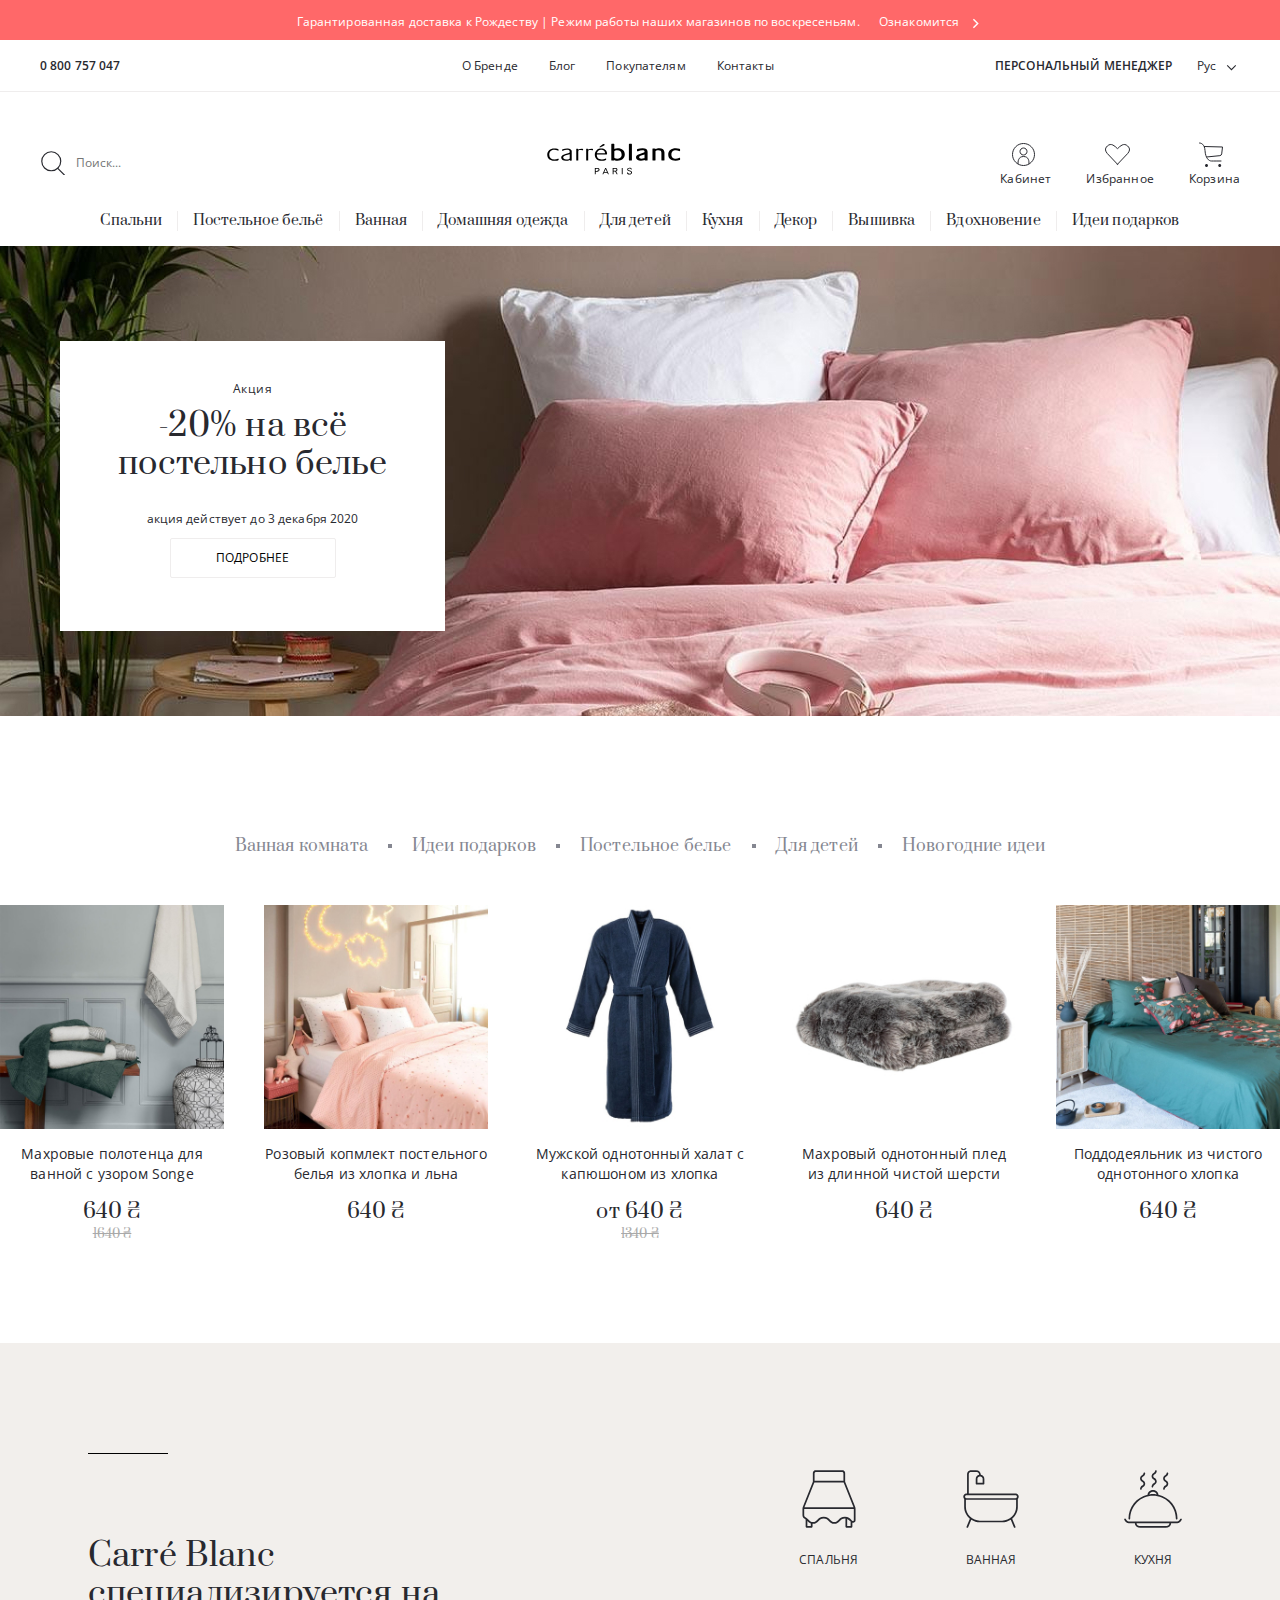
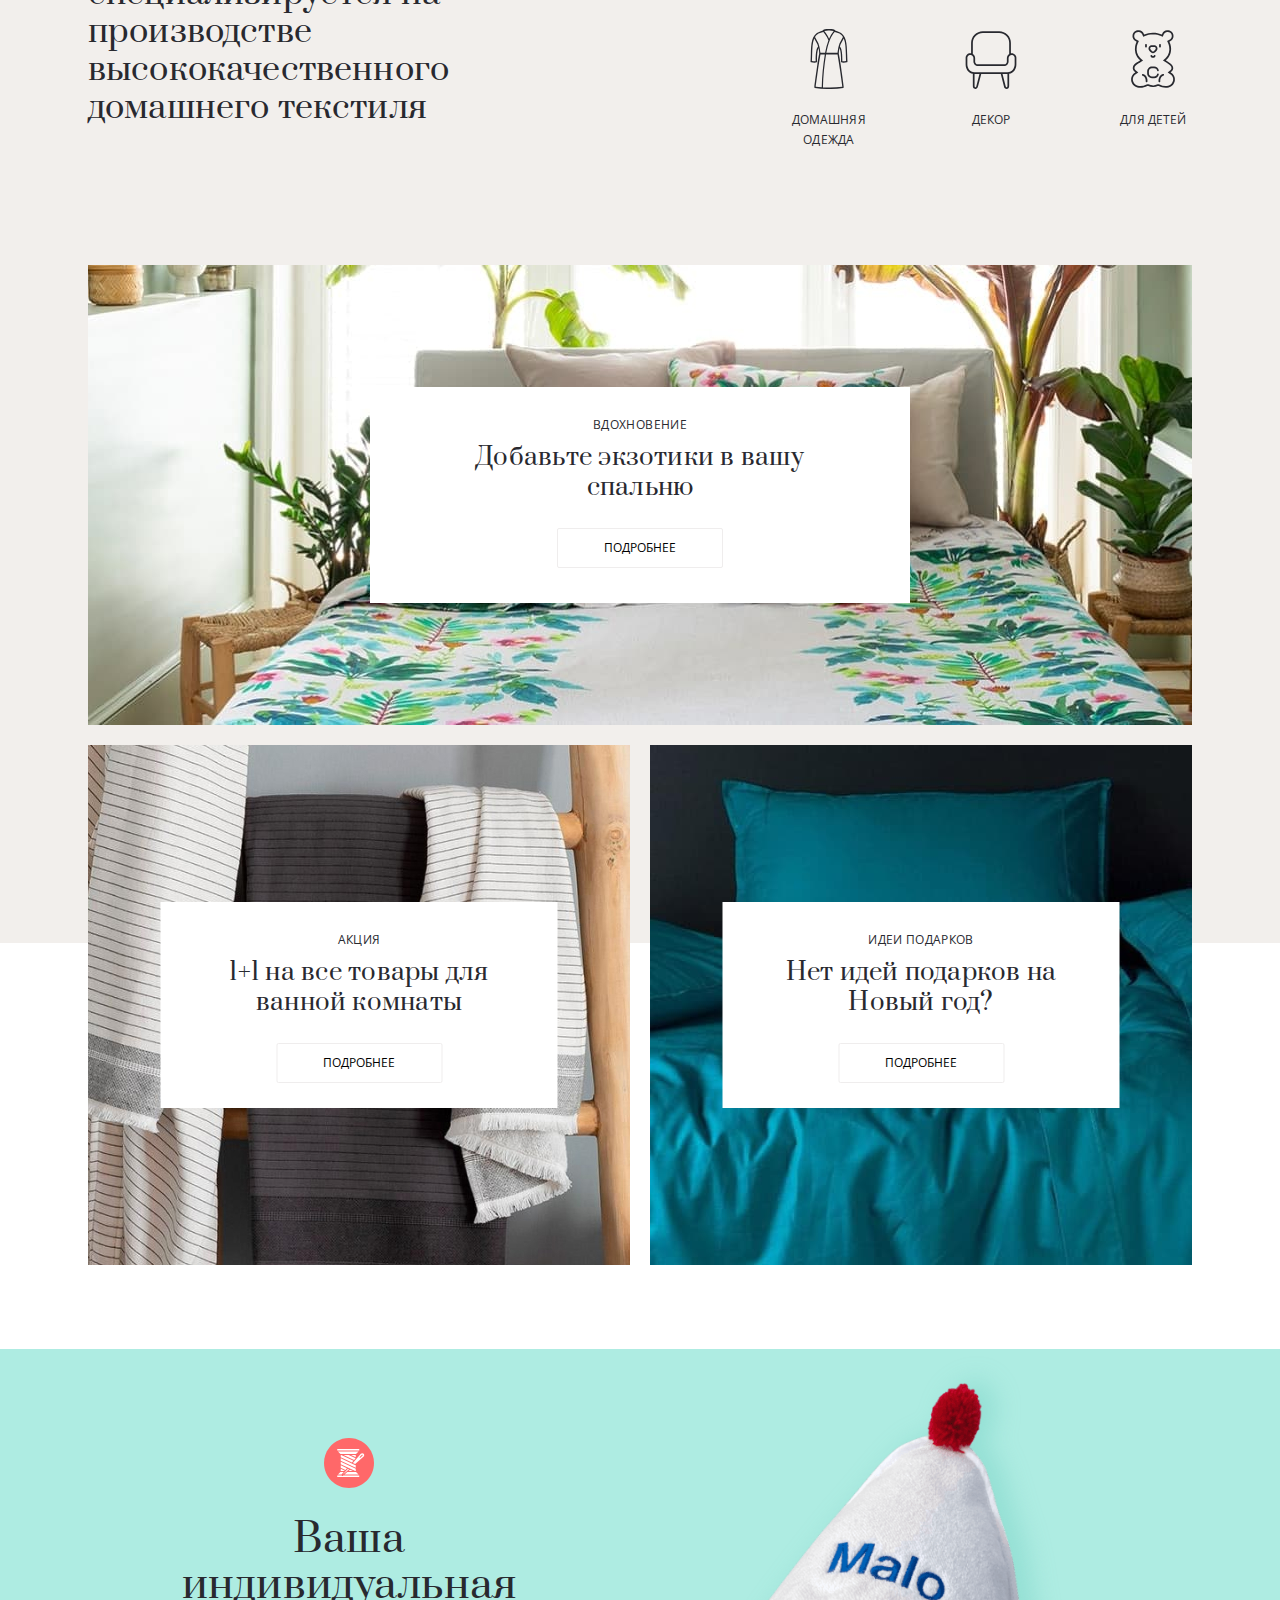
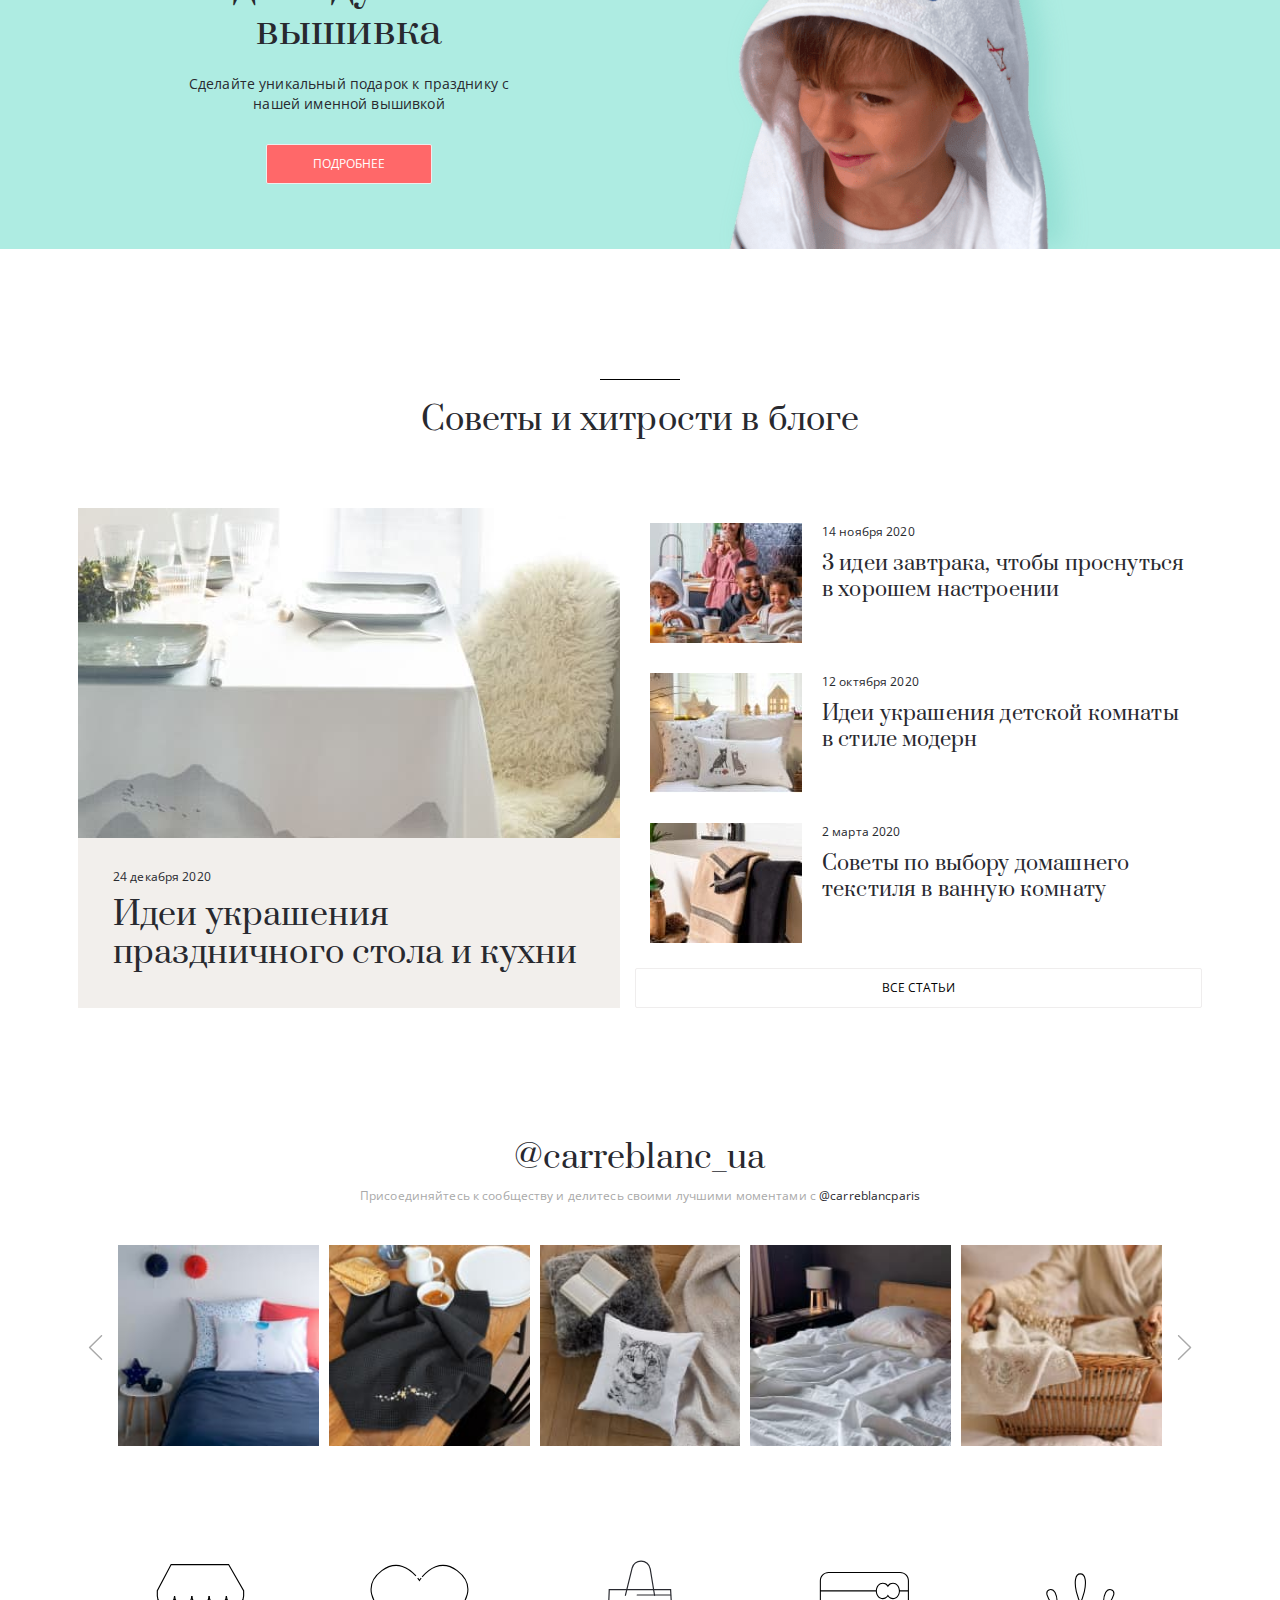
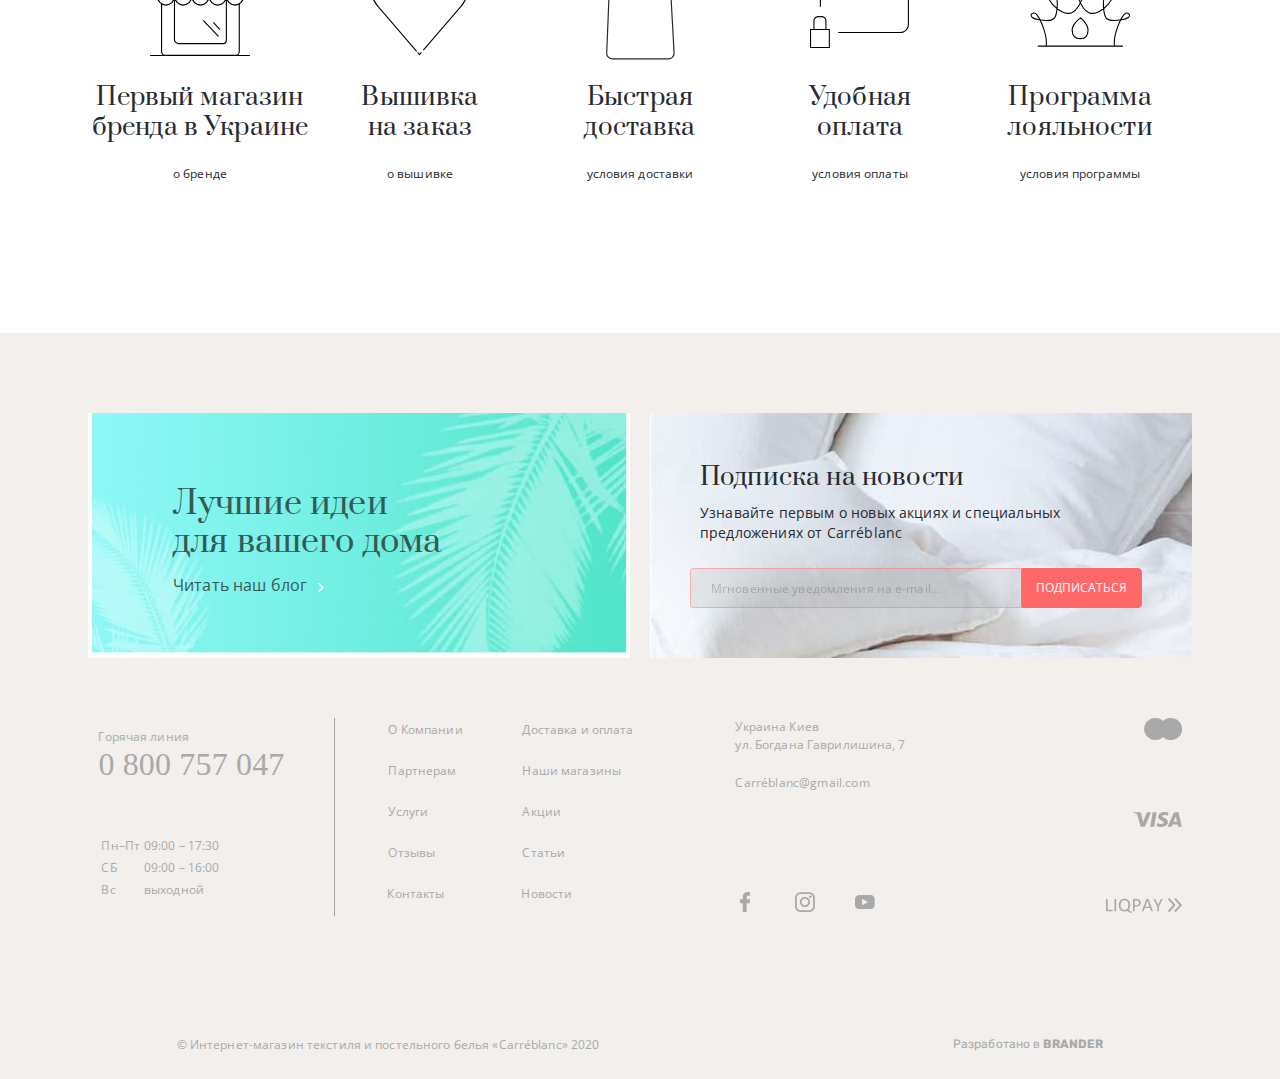
<file: index.html>
<!DOCTYPE html>
<html lang="ru">
  <head>
    <meta charset="UTF-8" />
    <meta name="viewport" content="width=device-width, initial-scale=1.0" />
    <title>Carreblanc</title>

    <link href="https://fonts.googleapis.com/css2?family=Open+Sans:ital,wght@0,300;0,400;0,600;0,700;0,800;1,300;1,400;1,600;1,700;1,800&display=swap" rel="stylesheet" />
    <link href="https://fonts.googleapis.com/css2?family=Prata&display=swap" rel="stylesheet" />
    <link href="https://fonts.googleapis.com/css2?family=Rubik:wght@400;700&display=swap" rel="stylesheet" />
    
    <link rel="stylesheet" href="https://cdnjs.cloudflare.com/ajax/libs/modern-normalize/0.6.0/modern-normalize.min.css" />

    <link rel="stylesheet" href="./sass/owl.carousel.min.css">
    <link rel="stylesheet" href="./sass/main.css" />
  </head>

  <body>
    <!--шапка сайта-->

        <header class="page-header container">
        
          <div class="notification">
            <span>Гарантированная доставка к Рождеству </span>
            <span class="non-display-mv">| Режим работы наших магазинов по воскресеньям.</span>
            <a class="link" href="">Ознакомится <svg class="icon-contact" width="16" height="16">
                <use href="./img/symbol-defs.svg#icon-arrow_right"></use>
              </svg></a>
          </div>
        
          <section class="main-nav desktop">
        
            <div class="item">
              <a class="link-upper" href="tell:+380800757047" class="">0 800 757 047</a>
            </div>
        
            <nav>
              <ul class="nav-list list">
                <li class="item">
                  <a class="link current" href="./index.html">О Бренде</a>
                </li>
                <li class="item">
                  <a class="link" href="">Блог</a>
                </li>
                <li class="item"><a class="link" href="">Покупателям</a></li>
                <li class="item"><a class="link" href="">Контакты</a></li>
              </ul>
            </nav>
        
            <div class="help">
              <ul class="help-list list">
                <li class="item"><a class="link-upper" href="">Персональный менеджер</a></li>
                <li class="item"><a class="link" href="">
                    Рус <svg class="icon-contact" width="16" height="16">
                      <use href="./img/symbol-defs.svg#icon-arrow_down"></use>
                    </svg></a></li>
              </ul>
            </div>
          </section>
        
          <section class="user-menu">

          <button type="button" class="menu-button" aria-expanded="false" data-menu-button>
            <svg width="40" height="40" aria-label="переключатель мобильного меню">
              <use class="close" href="./img/symbol-defs.svg#icon-cross"></use>
              <use class="open" href="./img/symbol-defs.svg#icon-menu"></use>
            </svg>
          </button>

            <form class="form-desktop"> 
              <a href="" class="link">
                <svg class="" width="25" height="25">
                  <use href="./img/symbol-defs.svg#icon-search"></use>
                </svg>
              </a>
              <input type="text" placeholder="Поиск...">
            </form>
        
            <a class="link" href=""> <svg class="" width="162" height="39">
                <use href="./img/symbol-defs.svg#icon-logo_carreblanc"></use>
              </svg> </a>
        
        
            <div class="user-navigation">
              <ul class="user-navigation-list">
                <li class="item desktop">
                  
                  <a class="link desktop" href=""><svg class="user-nav-icon" width="25" height="25">
                    <use href="./img/symbol-defs.svg#icon-account"></use>
                  </svg> Кабинет</a>
                
                </li>
                <li class="item desktop">
                  
                  <a class="link desktop" href=""> <svg class="user-nav-icon" fill="currentColor" width="25" height="25">
                    <use href="./img/symbol-defs.svg#icon-fav"></use>
                  </svg>Избранное</a>
                
                </li>
                <li class="item">
                  <svg class="user-nav-icon mobile" width="32" height="32">
                    <use href="./img/symbol-defs.svg#icon-cart"></use>
                  </svg>
                <a class="link desktop" href=""><svg class="user-nav-icon" width="25" height="25">
                  <use href="./img/symbol-defs.svg#icon-cart"></use>
                </svg>Корзина</a>
                
                </li>
              </ul>
            </div>
        
          </section>
        
          <section class="market-navigate" >
            <ul class="market-navigate-list" >
              <li class="item"><a class="link" href="">Спальни</a>
              <div class="backDrop">
                <ul class="backdrop-list">
                  <li class="backdrop-item">
                      <h2 class="backdrop-title">Постельное белье</h2>
                    </li>
                  <li class="backdrop-item"><a class="link" href="">Пододеяльники                      
                    </a></li>
                  <li class="backdrop-item"><a class="link" href="">Простыни на резинке                   
                    </a></li>
                  <li class="backdrop-item"><a class="link" href="">Простыни                      
                    </a></li>
                  <li class="backdrop-item"><a class="link" href="">Наволочки                      
                    </a></li>
                  <li class="backdrop-item"><a class="link" href="">Чехлы на подушки                      
                    </a></li>
                  <li class="backdrop-item"><a class="link" href="">Пледы и покрывала                      
                    </a></li>
                </ul>
                <ul class="backdrop-list">
                  <li class="backdrop-item">
                      <h2 class="backdrop-title">Размер</h2>
                    </li>
                  <li class="backdrop-item"><a class="link" href="">Пододеяльники 140х200                      
                    </a></li>
                  <li class="backdrop-item"><a class="link" href="">Пододеяльники 200х200                      
                    </a></li>
                  <li class="backdrop-item"><a class="link" href="">Пододеяльники 240х200                      
                    </a></li>
                  <li class="backdrop-item"><a class="link" href="">Пододеяльники 260х240                     
                    </a></li>
                </ul>
                <ul class="backdrop-list">
                  <li class="backdrop-item">
                      <h2 class="backdrop-title">Материал</h2>
                    </li>
                  <li class="backdrop-item"><a class="link" href="">Хлопковый перкаль                      
                    </a></li>
                  <li class="backdrop-item"><a class="link" href="">Хлопковый атлас                     
                    </a></li>
                  <li class="backdrop-item"><a class="link" href="">Выстиранный лен                     
                    </a></li>
                  <li class="backdrop-item"><a class="link" href="">Органический хлопок                      
                    </a></li>
                </ul>
                <ul class="backdrop-list">
                  <li class="backdrop-item">
                      <h2 class="backdrop-title">Комплекты</h2>
                    </li>
                  <li class="backdrop-item"><a class="link" href="">Постельные комплекты с узором                     
                    </a></li>
                  <li class="backdrop-item"><a class="link" href="">Однотонные постельные комплекты
                    </a></li>
                  <li class="backdrop-item"><a class="link" href="">Постельные комплекты из льна 
                    </a></li>
                  <li class="backdrop-item"><a class="link" href="">Постельное белье из органического <br>
                  хлопка 
                    </a></li>
                  <li class="backdrop-item"><a class="link" href="">Декоративные двуспальные <br>
                  постельные комплекты 
                    </a></li>
              
                </ul>
                <ul class="backdrop-banner">
                  <li class="backdrop-item"><img class="backdrop-img" src="./img/backDrop_img.jpg" alt="">
                  </li>
                  <li class="backdrop-item">
                    <div class="backdrop-img-inner">
                      <h2 class="title">Городской стиль</h2>
                      <a class="link" href="">купить комплект</a>
                    </div>
                  </li>               
                </ul>
              </div> 
              </li>
              <li class="item"><a class="link" href="">Постельное бельё</a>
              <div class="backDrop">
                <ul class="backdrop-list">
                  <li class="backdrop-item">
                      <h2 class="backdrop-title">Постельное белье</h2>
                    </li>
                  <li class="backdrop-item"><a class="link" href="">Пододеяльники                      
                    </a></li>
                  <li class="backdrop-item"><a class="link" href="">Простыни на резинке                   
                    </a></li>
                  <li class="backdrop-item"><a class="link" href="">Простыни                      
                    </a></li>
                  <li class="backdrop-item"><a class="link" href="">Наволочки                      
                    </a></li>
                  <li class="backdrop-item"><a class="link" href="">Чехлы на подушки                      
                    </a></li>
                  <li class="backdrop-item"><a class="link" href="">Пледы и покрывала                      
                    </a></li>
                </ul>
                <ul class="backdrop-list">
                  <li class="backdrop-item">
                      <h2 class="backdrop-title">Размер</h2>
                    </li>
                  <li class="backdrop-item"><a class="link" href="">Пододеяльники 140х200                      
                    </a></li>
                  <li class="backdrop-item"><a class="link" href="">Пододеяльники 200х200                      
                    </a></li>
                  <li class="backdrop-item"><a class="link" href="">Пододеяльники 240х200                      
                    </a></li>
                  <li class="backdrop-item"><a class="link" href="">Пододеяльники 260х240                     
                    </a></li>
                </ul>
                <ul class="backdrop-list">
                  <li class="backdrop-item">
                      <h2 class="backdrop-title">Материал</h2>
                    </li>
                  <li class="backdrop-item"><a class="link" href="">Хлопковый перкаль                      
                    </a></li>
                  <li class="backdrop-item"><a class="link" href="">Хлопковый атлас                     
                    </a></li>
                  <li class="backdrop-item"><a class="link" href="">Выстиранный лен                     
                    </a></li>
                  <li class="backdrop-item"><a class="link" href="">Органический хлопок                      
                    </a></li>
                </ul>
                <ul class="backdrop-list">
                  <li class="backdrop-item">
                      <h2 class="backdrop-title">Комплекты</h2>
                    </li>
                  <li class="backdrop-item"><a class="link" href="">Постельные комплекты с узором                     
                    </a></li>
                  <li class="backdrop-item"><a class="link" href="">Однотонные постельные комплекты
                    </a></li>
                  <li class="backdrop-item"><a class="link" href="">Постельные комплекты из льна 
                    </a></li>
                  <li class="backdrop-item"><a class="link" href="">Постельное белье из органического <br>
                  хлопка 
                    </a></li>
                  <li class="backdrop-item"><a class="link" href="">Декоративные двуспальные <br>
                  постельные комплекты 
                    </a></li>
              
                </ul>
                <ul class="backdrop-banner">
                  <li class="backdrop-item"><img class="backdrop-img" src="./img/backDrop_img.jpg" alt="">
                  </li>
                  <li class="backdrop-item">
                    <div class="backdrop-img-inner">
                      <h2 class="title">Городской стиль</h2>
                      <a class="link" href="">купить комплект</a>
                    </div>
                  </li>               
                </ul>
              </div> 

              </li>
              <li class="item"><a class="link" href="">Ванная</a>
              <div class="backDrop">
                <ul class="backdrop-list">
                  <li class="backdrop-item">
                      <h2 class="backdrop-title">Постельное белье</h2>
                    </li>
                  <li class="backdrop-item"><a class="link" href="">Пододеяльники                      
                    </a></li>
                  <li class="backdrop-item"><a class="link" href="">Простыни на резинке                   
                    </a></li>
                  <li class="backdrop-item"><a class="link" href="">Простыни                      
                    </a></li>
                  <li class="backdrop-item"><a class="link" href="">Наволочки                      
                    </a></li>
                  <li class="backdrop-item"><a class="link" href="">Чехлы на подушки                      
                    </a></li>
                  <li class="backdrop-item"><a class="link" href="">Пледы и покрывала                      
                    </a></li>
                </ul>
                <ul class="backdrop-list">
                  <li class="backdrop-item">
                      <h2 class="backdrop-title">Размер</h2>
                    </li>
                  <li class="backdrop-item"><a class="link" href="">Пододеяльники 140х200                      
                    </a></li>
                  <li class="backdrop-item"><a class="link" href="">Пододеяльники 200х200                      
                    </a></li>
                  <li class="backdrop-item"><a class="link" href="">Пододеяльники 240х200                      
                    </a></li>
                  <li class="backdrop-item"><a class="link" href="">Пододеяльники 260х240                     
                    </a></li>
                </ul>
                <ul class="backdrop-list">
                  <li class="backdrop-item">
                      <h2 class="backdrop-title">Материал</h2>
                    </li>
                  <li class="backdrop-item"><a class="link" href="">Хлопковый перкаль                      
                    </a></li>
                  <li class="backdrop-item"><a class="link" href="">Хлопковый атлас                     
                    </a></li>
                  <li class="backdrop-item"><a class="link" href="">Выстиранный лен                     
                    </a></li>
                  <li class="backdrop-item"><a class="link" href="">Органический хлопок                      
                    </a></li>
                </ul>
                <ul class="backdrop-list">
                  <li class="backdrop-item">
                      <h2 class="backdrop-title">Комплекты</h2>
                    </li>
                  <li class="backdrop-item"><a class="link" href="">Постельные комплекты с узором                     
                    </a></li>
                  <li class="backdrop-item"><a class="link" href="">Однотонные постельные комплекты
                    </a></li>
                  <li class="backdrop-item"><a class="link" href="">Постельные комплекты из льна 
                    </a></li>
                  <li class="backdrop-item"><a class="link" href="">Постельное белье из органического <br>
                  хлопка 
                    </a></li>
                  <li class="backdrop-item"><a class="link" href="">Декоративные двуспальные <br>
                  постельные комплекты 
                    </a></li>
              
                </ul>
                <ul class="backdrop-banner">
                  <li class="backdrop-item"><img class="backdrop-img" src="./img/backDrop_img.jpg" alt="">
                  </li>
                  <li class="backdrop-item">
                    <div class="backdrop-img-inner">
                      <h2 class="title">Городской стиль</h2>
                      <a class="link" href="">купить комплект</a>
                    </div>
                  </li>               
                </ul>
              </div> 

              </li>
              <li class="item"><a class="link" href="">Домашняя одежда</a>
              <div class="backDrop">
                <ul class="backdrop-list">
                  <li class="backdrop-item">
                      <h2 class="backdrop-title">Постельное белье</h2>
                    </li>
                  <li class="backdrop-item"><a class="link" href="">Пододеяльники                      
                    </a></li>
                  <li class="backdrop-item"><a class="link" href="">Простыни на резинке                   
                    </a></li>
                  <li class="backdrop-item"><a class="link" href="">Простыни                      
                    </a></li>
                  <li class="backdrop-item"><a class="link" href="">Наволочки                      
                    </a></li>
                  <li class="backdrop-item"><a class="link" href="">Чехлы на подушки                      
                    </a></li>
                  <li class="backdrop-item"><a class="link" href="">Пледы и покрывала                      
                    </a></li>
                </ul>
                <ul class="backdrop-list">
                  <li class="backdrop-item">
                      <h2 class="backdrop-title">Размер</h2>
                    </li>
                  <li class="backdrop-item"><a class="link" href="">Пододеяльники 140х200                      
                    </a></li>
                  <li class="backdrop-item"><a class="link" href="">Пододеяльники 200х200                      
                    </a></li>
                  <li class="backdrop-item"><a class="link" href="">Пододеяльники 240х200                      
                    </a></li>
                  <li class="backdrop-item"><a class="link" href="">Пододеяльники 260х240                     
                    </a></li>
                </ul>
                <ul class="backdrop-list">
                  <li class="backdrop-item">
                      <h2 class="backdrop-title">Материал</h2>
                    </li>
                  <li class="backdrop-item"><a class="link" href="">Хлопковый перкаль                      
                    </a></li>
                  <li class="backdrop-item"><a class="link" href="">Хлопковый атлас                     
                    </a></li>
                  <li class="backdrop-item"><a class="link" href="">Выстиранный лен                     
                    </a></li>
                  <li class="backdrop-item"><a class="link" href="">Органический хлопок                      
                    </a></li>
                </ul>
                <ul class="backdrop-list">
                  <li class="backdrop-item">
                      <h2 class="backdrop-title">Комплекты</h2>
                    </li>
                  <li class="backdrop-item"><a class="link" href="">Постельные комплекты с узором                     
                    </a></li>
                  <li class="backdrop-item"><a class="link" href="">Однотонные постельные комплекты
                    </a></li>
                  <li class="backdrop-item"><a class="link" href="">Постельные комплекты из льна 
                    </a></li>
                  <li class="backdrop-item"><a class="link" href="">Постельное белье из органического <br>
                  хлопка 
                    </a></li>
                  <li class="backdrop-item"><a class="link" href="">Декоративные двуспальные <br>
                  постельные комплекты 
                    </a></li>
              
                </ul>
                <ul class="backdrop-banner">
                  <li class="backdrop-item"><img class="backdrop-img" src="./img/backDrop_img.jpg" alt="">
                  </li>
                  <li class="backdrop-item">
                    <div class="backdrop-img-inner">
                      <h2 class="title">Городской стиль</h2>
                      <a class="link" href="">купить комплект</a>
                    </div>
                  </li>               
                </ul>
              </div> 

              </li>
              <li class="item"><a class="link" href="">Для детей</a>
              <div class="backDrop">
                <ul class="backdrop-list">
                  <li class="backdrop-item">
                      <h2 class="backdrop-title">Постельное белье</h2>
                    </li>
                  <li class="backdrop-item"><a class="link" href="">Пододеяльники                      
                    </a></li>
                  <li class="backdrop-item"><a class="link" href="">Простыни на резинке                   
                    </a></li>
                  <li class="backdrop-item"><a class="link" href="">Простыни                      
                    </a></li>
                  <li class="backdrop-item"><a class="link" href="">Наволочки                      
                    </a></li>
                  <li class="backdrop-item"><a class="link" href="">Чехлы на подушки                      
                    </a></li>
                  <li class="backdrop-item"><a class="link" href="">Пледы и покрывала                      
                    </a></li>
                </ul>
                <ul class="backdrop-list">
                  <li class="backdrop-item">
                      <h2 class="backdrop-title">Размер</h2>
                    </li>
                  <li class="backdrop-item"><a class="link" href="">Пододеяльники 140х200                      
                    </a></li>
                  <li class="backdrop-item"><a class="link" href="">Пододеяльники 200х200                      
                    </a></li>
                  <li class="backdrop-item"><a class="link" href="">Пододеяльники 240х200                      
                    </a></li>
                  <li class="backdrop-item"><a class="link" href="">Пододеяльники 260х240                     
                    </a></li>
                </ul>
                <ul class="backdrop-list">
                  <li class="backdrop-item">
                      <h2 class="backdrop-title">Материал</h2>
                    </li>
                  <li class="backdrop-item"><a class="link" href="">Хлопковый перкаль                      
                    </a></li>
                  <li class="backdrop-item"><a class="link" href="">Хлопковый атлас                     
                    </a></li>
                  <li class="backdrop-item"><a class="link" href="">Выстиранный лен                     
                    </a></li>
                  <li class="backdrop-item"><a class="link" href="">Органический хлопок                      
                    </a></li>
                </ul>
                <ul class="backdrop-list">
                  <li class="backdrop-item">
                      <h2 class="backdrop-title">Комплекты</h2>
                    </li>
                  <li class="backdrop-item"><a class="link" href="">Постельные комплекты с узором                     
                    </a></li>
                  <li class="backdrop-item"><a class="link" href="">Однотонные постельные комплекты
                    </a></li>
                  <li class="backdrop-item"><a class="link" href="">Постельные комплекты из льна 
                    </a></li>
                  <li class="backdrop-item"><a class="link" href="">Постельное белье из органического <br>
                  хлопка 
                    </a></li>
                  <li class="backdrop-item"><a class="link" href="">Декоративные двуспальные <br>
                  постельные комплекты 
                    </a></li>
              
                </ul>
                <ul class="backdrop-banner">
                  <li class="backdrop-item"><img class="backdrop-img" src="./img/backDrop_img.jpg" alt="">
                  </li>
                  <li class="backdrop-item">
                    <div class="backdrop-img-inner">
                      <h2 class="title">Городской стиль</h2>
                      <a class="link" href="">купить комплект</a>
                    </div>
                  </li>               
                </ul>
              </div> 

              </li>
              <li class="item"><a class="link" href="">Кухня</a>
              <div class="backDrop">
                <ul class="backdrop-list">
                  <li class="backdrop-item">
                      <h2 class="backdrop-title">Постельное белье</h2>
                    </li>
                  <li class="backdrop-item"><a class="link" href="">Пододеяльники                      
                    </a></li>
                  <li class="backdrop-item"><a class="link" href="">Простыни на резинке                   
                    </a></li>
                  <li class="backdrop-item"><a class="link" href="">Простыни                      
                    </a></li>
                  <li class="backdrop-item"><a class="link" href="">Наволочки                      
                    </a></li>
                  <li class="backdrop-item"><a class="link" href="">Чехлы на подушки                      
                    </a></li>
                  <li class="backdrop-item"><a class="link" href="">Пледы и покрывала                      
                    </a></li>
                </ul>
                <ul class="backdrop-list">
                  <li class="backdrop-item">
                      <h2 class="backdrop-title">Размер</h2>
                    </li>
                  <li class="backdrop-item"><a class="link" href="">Пододеяльники 140х200                      
                    </a></li>
                  <li class="backdrop-item"><a class="link" href="">Пододеяльники 200х200                      
                    </a></li>
                  <li class="backdrop-item"><a class="link" href="">Пододеяльники 240х200                      
                    </a></li>
                  <li class="backdrop-item"><a class="link" href="">Пододеяльники 260х240                     
                    </a></li>
                </ul>
                <ul class="backdrop-list">
                  <li class="backdrop-item">
                      <h2 class="backdrop-title">Материал</h2>
                    </li>
                  <li class="backdrop-item"><a class="link" href="">Хлопковый перкаль                      
                    </a></li>
                  <li class="backdrop-item"><a class="link" href="">Хлопковый атлас                     
                    </a></li>
                  <li class="backdrop-item"><a class="link" href="">Выстиранный лен                     
                    </a></li>
                  <li class="backdrop-item"><a class="link" href="">Органический хлопок                      
                    </a></li>
                </ul>
                <ul class="backdrop-list">
                  <li class="backdrop-item">
                      <h2 class="backdrop-title">Комплекты</h2>
                    </li>
                  <li class="backdrop-item"><a class="link" href="">Постельные комплекты с узором                     
                    </a></li>
                  <li class="backdrop-item"><a class="link" href="">Однотонные постельные комплекты
                    </a></li>
                  <li class="backdrop-item"><a class="link" href="">Постельные комплекты из льна 
                    </a></li>
                  <li class="backdrop-item"><a class="link" href="">Постельное белье из органического <br>
                  хлопка 
                    </a></li>
                  <li class="backdrop-item"><a class="link" href="">Декоративные двуспальные <br>
                  постельные комплекты 
                    </a></li>
              
                </ul>
                <ul class="backdrop-banner">
                  <li class="backdrop-item"><img class="backdrop-img" src="./img/backDrop_img.jpg" alt="">
                  </li>
                  <li class="backdrop-item">
                    <div class="backdrop-img-inner">
                      <h2 class="title">Городской стиль</h2>
                      <a class="link" href="">купить комплект</a>
                    </div>
                  </li>               
                </ul>
              </div> 

              </li>
              <li class="item"><a class="link" href="">Декор</a>
              <div class="backDrop">
                <ul class="backdrop-list">
                  <li class="backdrop-item">
                      <h2 class="backdrop-title">Постельное белье</h2>
                    </li>
                  <li class="backdrop-item"><a class="link" href="">Пододеяльники                      
                    </a></li>
                  <li class="backdrop-item"><a class="link" href="">Простыни на резинке                   
                    </a></li>
                  <li class="backdrop-item"><a class="link" href="">Простыни                      
                    </a></li>
                  <li class="backdrop-item"><a class="link" href="">Наволочки                      
                    </a></li>
                  <li class="backdrop-item"><a class="link" href="">Чехлы на подушки                      
                    </a></li>
                  <li class="backdrop-item"><a class="link" href="">Пледы и покрывала                      
                    </a></li>
                </ul>
                <ul class="backdrop-list">
                  <li class="backdrop-item">
                      <h2 class="backdrop-title">Размер</h2>
                    </li>
                  <li class="backdrop-item"><a class="link" href="">Пододеяльники 140х200                      
                    </a></li>
                  <li class="backdrop-item"><a class="link" href="">Пододеяльники 200х200                      
                    </a></li>
                  <li class="backdrop-item"><a class="link" href="">Пододеяльники 240х200                      
                    </a></li>
                  <li class="backdrop-item"><a class="link" href="">Пододеяльники 260х240                     
                    </a></li>
                </ul>
                <ul class="backdrop-list">
                  <li class="backdrop-item">
                      <h2 class="backdrop-title">Материал</h2>
                    </li>
                  <li class="backdrop-item"><a class="link" href="">Хлопковый перкаль                      
                    </a></li>
                  <li class="backdrop-item"><a class="link" href="">Хлопковый атлас                     
                    </a></li>
                  <li class="backdrop-item"><a class="link" href="">Выстиранный лен                     
                    </a></li>
                  <li class="backdrop-item"><a class="link" href="">Органический хлопок                      
                    </a></li>
                </ul>
                <ul class="backdrop-list">
                  <li class="backdrop-item">
                      <h2 class="backdrop-title">Комплекты</h2>
                    </li>
                  <li class="backdrop-item"><a class="link" href="">Постельные комплекты с узором                     
                    </a></li>
                  <li class="backdrop-item"><a class="link" href="">Однотонные постельные комплекты
                    </a></li>
                  <li class="backdrop-item"><a class="link" href="">Постельные комплекты из льна 
                    </a></li>
                  <li class="backdrop-item"><a class="link" href="">Постельное белье из органического <br>
                  хлопка 
                    </a></li>
                  <li class="backdrop-item"><a class="link" href="">Декоративные двуспальные <br>
                  постельные комплекты 
                    </a></li>
              
                </ul>
                <ul class="backdrop-banner">
                  <li class="backdrop-item"><img class="backdrop-img" src="./img/backDrop_img.jpg" alt="">
                  </li>
                  <li class="backdrop-item">
                    <div class="backdrop-img-inner">
                      <h2 class="title">Городской стиль</h2>
                      <a class="link" href="">купить комплект</a>
                    </div>
                  </li>               
                </ul>
              </div>  

              </li>
              <li class="item"><a class="link" href="">Вышивка</a>
               <div class="backDrop">
                <ul class="backdrop-list">
                  <li class="backdrop-item">
                      <h2 class="backdrop-title">Постельное белье</h2>
                    </li>
                  <li class="backdrop-item"><a class="link" href="">Пододеяльники                      
                    </a></li>
                  <li class="backdrop-item"><a class="link" href="">Простыни на резинке                   
                    </a></li>
                  <li class="backdrop-item"><a class="link" href="">Простыни                      
                    </a></li>
                  <li class="backdrop-item"><a class="link" href="">Наволочки                      
                    </a></li>
                  <li class="backdrop-item"><a class="link" href="">Чехлы на подушки                      
                    </a></li>
                  <li class="backdrop-item"><a class="link" href="">Пледы и покрывала                      
                    </a></li>
                </ul>
                <ul class="backdrop-list">
                  <li class="backdrop-item">
                      <h2 class="backdrop-title">Размер</h2>
                    </li>
                  <li class="backdrop-item"><a class="link" href="">Пододеяльники 140х200                      
                    </a></li>
                  <li class="backdrop-item"><a class="link" href="">Пододеяльники 200х200                      
                    </a></li>
                  <li class="backdrop-item"><a class="link" href="">Пододеяльники 240х200                      
                    </a></li>
                  <li class="backdrop-item"><a class="link" href="">Пододеяльники 260х240                     
                    </a></li>
                </ul>
                <ul class="backdrop-list">
                  <li class="backdrop-item">
                      <h2 class="backdrop-title">Материал</h2>
                    </li>
                  <li class="backdrop-item"><a class="link" href="">Хлопковый перкаль                      
                    </a></li>
                  <li class="backdrop-item"><a class="link" href="">Хлопковый атлас                     
                    </a></li>
                  <li class="backdrop-item"><a class="link" href="">Выстиранный лен                     
                    </a></li>
                  <li class="backdrop-item"><a class="link" href="">Органический хлопок                      
                    </a></li>
                </ul>
                <ul class="backdrop-list">
                  <li class="backdrop-item">
                      <h2 class="backdrop-title">Комплекты</h2>
                    </li>
                  <li class="backdrop-item"><a class="link" href="">Постельные комплекты с узором                     
                    </a></li>
                  <li class="backdrop-item"><a class="link" href="">Однотонные постельные комплекты
                    </a></li>
                  <li class="backdrop-item"><a class="link" href="">Постельные комплекты из льна 
                    </a></li>
                  <li class="backdrop-item"><a class="link" href="">Постельное белье из органического <br>
                  хлопка 
                    </a></li>
                  <li class="backdrop-item"><a class="link" href="">Декоративные двуспальные <br>
                  постельные комплекты 
                    </a></li>
              
                </ul>
                <ul class="backdrop-banner">
                  <li class="backdrop-item"><img class="backdrop-img" src="./img/backDrop_img.jpg" alt="">
                  </li>
                  <li class="backdrop-item">
                    <div class="backdrop-img-inner">
                      <h2 class="title">Городской стиль</h2>
                      <a class="link" href="">купить комплект</a>
                    </div>
                  </li>               
                </ul>
              </div> 

              </li>
              <li class="item"><a class="link" href="">Вдохновение</a>
              <div class="backDrop">
                <ul class="backdrop-list">
                  <li class="backdrop-item">
                      <h2 class="backdrop-title">Постельное белье</h2>
                    </li>
                  <li class="backdrop-item"><a class="link" href="">Пододеяльники                      
                    </a></li>
                  <li class="backdrop-item"><a class="link" href="">Простыни на резинке                   
                    </a></li>
                  <li class="backdrop-item"><a class="link" href="">Простыни                      
                    </a></li>
                  <li class="backdrop-item"><a class="link" href="">Наволочки                      
                    </a></li>
                  <li class="backdrop-item"><a class="link" href="">Чехлы на подушки                      
                    </a></li>
                  <li class="backdrop-item"><a class="link" href="">Пледы и покрывала                      
                    </a></li>
                </ul>
                <ul class="backdrop-list">
                  <li class="backdrop-item">
                      <h2 class="backdrop-title">Размер</h2>
                    </li>
                  <li class="backdrop-item"><a class="link" href="">Пододеяльники 140х200                      
                    </a></li>
                  <li class="backdrop-item"><a class="link" href="">Пододеяльники 200х200                      
                    </a></li>
                  <li class="backdrop-item"><a class="link" href="">Пододеяльники 240х200                      
                    </a></li>
                  <li class="backdrop-item"><a class="link" href="">Пододеяльники 260х240                     
                    </a></li>
                </ul>
                <ul class="backdrop-list">
                  <li class="backdrop-item">
                      <h2 class="backdrop-title">Материал</h2>
                    </li>
                  <li class="backdrop-item"><a class="link" href="">Хлопковый перкаль                      
                    </a></li>
                  <li class="backdrop-item"><a class="link" href="">Хлопковый атлас                     
                    </a></li>
                  <li class="backdrop-item"><a class="link" href="">Выстиранный лен                     
                    </a></li>
                  <li class="backdrop-item"><a class="link" href="">Органический хлопок                      
                    </a></li>
                </ul>
                <ul class="backdrop-list">
                  <li class="backdrop-item">
                      <h2 class="backdrop-title">Комплекты</h2>
                    </li>
                  <li class="backdrop-item"><a class="link" href="">Постельные комплекты с узором                     
                    </a></li>
                  <li class="backdrop-item"><a class="link" href="">Однотонные постельные комплекты
                    </a></li>
                  <li class="backdrop-item"><a class="link" href="">Постельные комплекты из льна 
                    </a></li>
                  <li class="backdrop-item"><a class="link" href="">Постельное белье из органического <br>
                  хлопка 
                    </a></li>
                  <li class="backdrop-item"><a class="link" href="">Декоративные двуспальные <br>
                  постельные комплекты 
                    </a></li>
              
                </ul>
                <ul class="backdrop-banner">
                  <li class="backdrop-item"><img class="backdrop-img" src="./img/backDrop_img.jpg" alt="">
                  </li>
                  <li class="backdrop-item">
                    <div class="backdrop-img-inner">
                      <h2 class="title">Городской стиль</h2>
                      <a class="link" href="">купить комплект</a>
                    </div>
                  </li>               
                </ul>
              </div> 

              </li>
              <li class="item"><a class="link" href="">Идеи подарков</a>
              <div class="backDrop">
                <ul class="backdrop-list">
                  <li class="backdrop-item">
                      <h2 class="backdrop-title">Постельное белье</h2>
                    </li>
                  <li class="backdrop-item"><a class="link" href="">Пододеяльники                      
                    </a></li>
                  <li class="backdrop-item"><a class="link" href="">Простыни на резинке                   
                    </a></li>
                  <li class="backdrop-item"><a class="link" href="">Простыни                      
                    </a></li>
                  <li class="backdrop-item"><a class="link" href="">Наволочки                      
                    </a></li>
                  <li class="backdrop-item"><a class="link" href="">Чехлы на подушки                      
                    </a></li>
                  <li class="backdrop-item"><a class="link" href="">Пледы и покрывала                      
                    </a></li>
                </ul>
                <ul class="backdrop-list">
                  <li class="backdrop-item">
                      <h2 class="backdrop-title">Размер</h2>
                    </li>
                  <li class="backdrop-item"><a class="link" href="">Пододеяльники 140х200                      
                    </a></li>
                  <li class="backdrop-item"><a class="link" href="">Пододеяльники 200х200                      
                    </a></li>
                  <li class="backdrop-item"><a class="link" href="">Пододеяльники 240х200                      
                    </a></li>
                  <li class="backdrop-item"><a class="link" href="">Пододеяльники 260х240                     
                    </a></li>
                </ul>
                <ul class="backdrop-list">
                  <li class="backdrop-item">
                      <h2 class="backdrop-title">Материал</h2>
                    </li>
                  <li class="backdrop-item"><a class="link" href="">Хлопковый перкаль                      
                    </a></li>
                  <li class="backdrop-item"><a class="link" href="">Хлопковый атлас                     
                    </a></li>
                  <li class="backdrop-item"><a class="link" href="">Выстиранный лен                     
                    </a></li>
                  <li class="backdrop-item"><a class="link" href="">Органический хлопок                      
                    </a></li>
                </ul>
                <ul class="backdrop-list">
                  <li class="backdrop-item">
                      <h2 class="backdrop-title">Комплекты</h2>
                    </li>
                  <li class="backdrop-item"><a class="link" href="">Постельные комплекты с узором                     
                    </a></li>
                  <li class="backdrop-item"><a class="link" href="">Однотонные постельные комплекты
                    </a></li>
                  <li class="backdrop-item"><a class="link" href="">Постельные комплекты из льна 
                    </a></li>
                  <li class="backdrop-item"><a class="link" href="">Постельное белье из органического <br>
                  хлопка 
                    </a></li>
                  <li class="backdrop-item"><a class="link" href="">Декоративные двуспальные <br>
                  постельные комплекты 
                    </a></li>
              
                </ul>
                <ul class="backdrop-banner">
                  <li class="backdrop-item"><img class="backdrop-img" src="./img/backDrop_img.jpg" alt="">
                  </li>
                  <li class="backdrop-item">
                    <div class="backdrop-img-inner">
                      <h2 class="title">Городской стиль</h2>
                      <a class="link" href="">купить комплект</a>
                    </div>
                  </li>               
                </ul>
              </div>  

              </li>
            </ul>
          </section>

           <form class="form-mobile"> 
              <a href="" class="link">
                <svg class="" width="25" height="25">
                  <use href="./img/symbol-defs.svg#icon-search"></use>
                </svg>
              </a>
              <input type="text" placeholder="Поиск...">
            </form>

          <div class="mobile-menu" data-menu>
            
            <div class="upper-section">
              <div class="upper-item">
                <svg class="mobile-nav-icon" width="25" height="25">
                  <use href="./img/symbol-defs.svg#icon-account"></use>
                </svg>
                <a class="link" href="">ЛИЧНЫЙ КАБИНЕТ</a>
              </div>
              <div class="upper-item">
                <svg class="mobile-nav-icon" width="25" height="25">
                  <use href="./img/symbol-defs.svg#icon-fav"></use>
                </svg>
              </div>
          
            </div>

            <div class="mobile-market-navigate">
              <ul class="mobile-market-navigate-list">
                <li class="item"><a class="link" href=""><svg class="mobile-icon-svg" width="25" height="25">
                  <use href="./img/symbol-defs.svg#icon-pillow"></use>
                </svg><span>Спальни</span> <svg class="mobile-icon-svg arrow" width="16" height="16">
                <use href="./img/symbol-defs.svg#icon-arrow_down"></use>
              </svg></a>
                  <div class="backDrop">
                    <ul class="backdrop-list">
                      <li class="backdrop-item">
                        <h2 class="backdrop-title">Постельное белье</h2>
                      </li>
                      <li class="backdrop-item"><a class="link" href="">Пододеяльники
                        </a></li>
                      <li class="backdrop-item"><a class="link" href="">Простыни на резинке
                        </a></li>
                      <li class="backdrop-item"><a class="link" href="">Простыни
                        </a></li>
                      <li class="backdrop-item"><a class="link" href="">Наволочки
                        </a></li>
                      <li class="backdrop-item"><a class="link" href="">Чехлы на подушки
                        </a></li>
                      <li class="backdrop-item"><a class="link" href="">Пледы и покрывала
                        </a></li>
                    </ul>
                    <ul class="backdrop-list">
                      <li class="backdrop-item">
                        <h2 class="backdrop-title">Размер</h2>
                      </li>
                      <li class="backdrop-item"><a class="link" href="">Пододеяльники 140х200
                        </a></li>
                      <li class="backdrop-item"><a class="link" href="">Пододеяльники 200х200
                        </a></li>
                      <li class="backdrop-item"><a class="link" href="">Пододеяльники 240х200
                        </a></li>
                      <li class="backdrop-item"><a class="link" href="">Пододеяльники 260х240
                        </a></li>
                    </ul>
                    <ul class="backdrop-list">
                      <li class="backdrop-item">
                        <h2 class="backdrop-title">Материал</h2>
                      </li>
                      <li class="backdrop-item"><a class="link" href="">Хлопковый перкаль
                        </a></li>
                      <li class="backdrop-item"><a class="link" href="">Хлопковый атлас
                        </a></li>
                      <li class="backdrop-item"><a class="link" href="">Выстиранный лен
                        </a></li>
                      <li class="backdrop-item"><a class="link" href="">Органический хлопок
                        </a></li>
                    </ul>
                    <ul class="backdrop-list">
                      <li class="backdrop-item">
                        <h2 class="backdrop-title">Комплекты</h2>
                      </li>
                      <li class="backdrop-item"><a class="link" href="">Постельные комплекты с узором
                        </a></li>
                      <li class="backdrop-item"><a class="link" href="">Однотонные постельные комплекты
                        </a></li>
                      <li class="backdrop-item"><a class="link" href="">Постельные комплекты из льна
                        </a></li>
                      <li class="backdrop-item"><a class="link" href="">Постельное белье из органического <br>
                          хлопка
                        </a></li>
                      <li class="backdrop-item"><a class="link" href="">Декоративные двуспальные <br>
                          постельные комплекты
                        </a></li>
              
                    </ul>
                    <ul class="backdrop-banner">
                      <li class="backdrop-item"><img class="backdrop-img" src="./img/backDrop_img.jpg" alt="">
                      </li>
                      <li class="backdrop-item">
                        <div class="backdrop-img-inner">
                          <h2 class="title">Городской стиль</h2>
                          <a class="link" href="">купить комплект</a>
                        </div>
                      </li>
                    </ul>
                  </div>
                </li>
                <li class="item"><a class="link" href=""><svg class="mobile-icon-svg" width="25" height="25">
                  <use href="./img/symbol-defs.svg#icon-bedroom"></use>
                </svg><span>Постельное бельё</span><svg class="mobile-icon-svg arrow" width="16" height="16">
                <use href="./img/symbol-defs.svg#icon-arrow_down"></use>
              </svg></a>
                  <div class="backDrop">
                    <ul class="backdrop-list">
                      <li class="backdrop-item">
                        <h2 class="backdrop-title">Постельное белье</h2>
                      </li>
                      <li class="backdrop-item"><a class="link" href="">Пододеяльники
                        </a></li>
                      <li class="backdrop-item"><a class="link" href="">Простыни на резинке
                        </a></li>
                      <li class="backdrop-item"><a class="link" href="">Простыни
                        </a></li>
                      <li class="backdrop-item"><a class="link" href="">Наволочки
                        </a></li>
                      <li class="backdrop-item"><a class="link" href="">Чехлы на подушки
                        </a></li>
                      <li class="backdrop-item"><a class="link" href="">Пледы и покрывала
                        </a></li>
                    </ul>
                    <ul class="backdrop-list">
                      <li class="backdrop-item">
                        <h2 class="backdrop-title">Размер</h2>
                      </li>
                      <li class="backdrop-item"><a class="link" href="">Пододеяльники 140х200
                        </a></li>
                      <li class="backdrop-item"><a class="link" href="">Пододеяльники 200х200
                        </a></li>
                      <li class="backdrop-item"><a class="link" href="">Пододеяльники 240х200
                        </a></li>
                      <li class="backdrop-item"><a class="link" href="">Пододеяльники 260х240
                        </a></li>
                    </ul>
                    <ul class="backdrop-list">
                      <li class="backdrop-item">
                        <h2 class="backdrop-title">Материал</h2>
                      </li>
                      <li class="backdrop-item"><a class="link" href="">Хлопковый перкаль
                        </a></li>
                      <li class="backdrop-item"><a class="link" href="">Хлопковый атлас
                        </a></li>
                      <li class="backdrop-item"><a class="link" href="">Выстиранный лен
                        </a></li>
                      <li class="backdrop-item"><a class="link" href="">Органический хлопок
                        </a></li>
                    </ul>
                    <ul class="backdrop-list">
                      <li class="backdrop-item">
                        <h2 class="backdrop-title">Комплекты</h2>
                      </li>
                      <li class="backdrop-item"><a class="link" href="">Постельные комплекты с узором
                        </a></li>
                      <li class="backdrop-item"><a class="link" href="">Однотонные постельные комплекты
                        </a></li>
                      <li class="backdrop-item"><a class="link" href="">Постельные комплекты из льна
                        </a></li>
                      <li class="backdrop-item"><a class="link" href="">Постельное белье из органического <br>
                          хлопка
                        </a></li>
                      <li class="backdrop-item"><a class="link" href="">Декоративные двуспальные <br>
                          постельные комплекты
                        </a></li>
              
                    </ul>
                    <ul class="backdrop-banner">
                      <li class="backdrop-item"><img class="backdrop-img" src="./img/backDrop_img.jpg" alt="">
                      </li>
                      <li class="backdrop-item">
                        <div class="backdrop-img-inner">
                          <h2 class="title">Городской стиль</h2>
                          <a class="link" href="">купить комплект</a>
                        </div>
                      </li>
                    </ul>
                  </div>
              
                </li>
                <li class="item"><a class="link" href=""><svg class="mobile-icon-svg" width="25" height="25">
                  <use href="./img/symbol-defs.svg#icon-bedroom--"></use>
                </svg><span>Ванная</span> <svg class="mobile-icon-svg arrow" width="16" height="16">
                <use href="./img/symbol-defs.svg#icon-arrow_down"></use>
              </svg></a>
                  <div class="backDrop">
                    <ul class="backdrop-list">
                      <li class="backdrop-item">
                        <h2 class="backdrop-title">Постельное белье</h2>
                      </li>
                      <li class="backdrop-item"><a class="link" href="">Пододеяльники
                        </a></li>
                      <li class="backdrop-item"><a class="link" href="">Простыни на резинке
                        </a></li>
                      <li class="backdrop-item"><a class="link" href="">Простыни
                        </a></li>
                      <li class="backdrop-item"><a class="link" href="">Наволочки
                        </a></li>
                      <li class="backdrop-item"><a class="link" href="">Чехлы на подушки
                        </a></li>
                      <li class="backdrop-item"><a class="link" href="">Пледы и покрывала
                        </a></li>
                    </ul>
                    <ul class="backdrop-list">
                      <li class="backdrop-item">
                        <h2 class="backdrop-title">Размер</h2>
                      </li>
                      <li class="backdrop-item"><a class="link" href="">Пододеяльники 140х200
                        </a></li>
                      <li class="backdrop-item"><a class="link" href="">Пододеяльники 200х200
                        </a></li>
                      <li class="backdrop-item"><a class="link" href="">Пододеяльники 240х200
                        </a></li>
                      <li class="backdrop-item"><a class="link" href="">Пододеяльники 260х240
                        </a></li>
                    </ul>
                    <ul class="backdrop-list">
                      <li class="backdrop-item">
                        <h2 class="backdrop-title">Материал</h2>
                      </li>
                      <li class="backdrop-item"><a class="link" href="">Хлопковый перкаль
                        </a></li>
                      <li class="backdrop-item"><a class="link" href="">Хлопковый атлас
                        </a></li>
                      <li class="backdrop-item"><a class="link" href="">Выстиранный лен
                        </a></li>
                      <li class="backdrop-item"><a class="link" href="">Органический хлопок
                        </a></li>
                    </ul>
                    <ul class="backdrop-list">
                      <li class="backdrop-item">
                        <h2 class="backdrop-title">Комплекты</h2>
                      </li>
                      <li class="backdrop-item"><a class="link" href="">Постельные комплекты с узором
                        </a></li>
                      <li class="backdrop-item"><a class="link" href="">Однотонные постельные комплекты
                        </a></li>
                      <li class="backdrop-item"><a class="link" href="">Постельные комплекты из льна
                        </a></li>
                      <li class="backdrop-item"><a class="link" href="">Постельное белье из органического <br>
                          хлопка
                        </a></li>
                      <li class="backdrop-item"><a class="link" href="">Декоративные двуспальные <br>
                          постельные комплекты
                        </a></li>
              
                    </ul>
                    <ul class="backdrop-banner">
                      <li class="backdrop-item"><img class="backdrop-img" src="./img/backDrop_img.jpg" alt="">
                      </li>
                      <li class="backdrop-item">
                        <div class="backdrop-img-inner">
                          <h2 class="title">Городской стиль</h2>
                          <a class="link" href="">купить комплект</a>
                        </div>
                      </li>
                    </ul>
                  </div>
              
                </li>
                <li class="item"><a class="link" href=""><svg class="mobile-icon-svg" width="25" height="25">
                  <use href="./img/symbol-defs.svg#icon-homewear"></use>
                </svg><span>Домашняя одежда</span> <svg class="mobile-icon-svg arrow" width="16" height="16">
                <use href="./img/symbol-defs.svg#icon-arrow_down"></use>
              </svg></a>
                  <div class="backDrop">
                    <ul class="backdrop-list">
                      <li class="backdrop-item">
                        <h2 class="backdrop-title">Постельное белье</h2>
                      </li>
                      <li class="backdrop-item"><a class="link" href="">Пододеяльники
                        </a></li>
                      <li class="backdrop-item"><a class="link" href="">Простыни на резинке
                        </a></li>
                      <li class="backdrop-item"><a class="link" href="">Простыни
                        </a></li>
                      <li class="backdrop-item"><a class="link" href="">Наволочки
                        </a></li>
                      <li class="backdrop-item"><a class="link" href="">Чехлы на подушки
                        </a></li>
                      <li class="backdrop-item"><a class="link" href="">Пледы и покрывала
                        </a></li>
                    </ul>
                    <ul class="backdrop-list">
                      <li class="backdrop-item">
                        <h2 class="backdrop-title">Размер</h2>
                      </li>
                      <li class="backdrop-item"><a class="link" href="">Пододеяльники 140х200
                        </a></li>
                      <li class="backdrop-item"><a class="link" href="">Пододеяльники 200х200
                        </a></li>
                      <li class="backdrop-item"><a class="link" href="">Пододеяльники 240х200
                        </a></li>
                      <li class="backdrop-item"><a class="link" href="">Пододеяльники 260х240
                        </a></li>
                    </ul>
                    <ul class="backdrop-list">
                      <li class="backdrop-item">
                        <h2 class="backdrop-title">Материал</h2>
                      </li>
                      <li class="backdrop-item"><a class="link" href="">Хлопковый перкаль
                        </a></li>
                      <li class="backdrop-item"><a class="link" href="">Хлопковый атлас
                        </a></li>
                      <li class="backdrop-item"><a class="link" href="">Выстиранный лен
                        </a></li>
                      <li class="backdrop-item"><a class="link" href="">Органический хлопок
                        </a></li>
                    </ul>
                    <ul class="backdrop-list">
                      <li class="backdrop-item">
                        <h2 class="backdrop-title">Комплекты</h2>
                      </li>
                      <li class="backdrop-item"><a class="link" href="">Постельные комплекты с узором
                        </a></li>
                      <li class="backdrop-item"><a class="link" href="">Однотонные постельные комплекты
                        </a></li>
                      <li class="backdrop-item"><a class="link" href="">Постельные комплекты из льна
                        </a></li>
                      <li class="backdrop-item"><a class="link" href="">Постельное белье из органического <br>
                          хлопка
                        </a></li>
                      <li class="backdrop-item"><a class="link" href="">Декоративные двуспальные <br>
                          постельные комплекты
                        </a></li>
              
                    </ul>
                    <ul class="backdrop-banner">
                      <li class="backdrop-item"><img class="backdrop-img" src="./img/backDrop_img.jpg" alt="">
                      </li>
                      <li class="backdrop-item">
                        <div class="backdrop-img-inner">
                          <h2 class="title">Городской стиль</h2>
                          <a class="link" href="">купить комплект</a>
                        </div>
                      </li>
                    </ul>
                  </div>
              
                </li>
                <li class="item"><a class="link" href=""><svg class="mobile-icon-svg" width="25" height="25">
                  <use href="./img/symbol-defs.svg#icon-kid"></use>
                </svg><span>Для детей</span> <svg class="mobile-icon-svg arrow" width="16" height="16">
                <use href="./img/symbol-defs.svg#icon-arrow_down"></use>
              </svg></a>
                  <div class="backDrop">
                    <ul class="backdrop-list">
                      <li class="backdrop-item">
                        <h2 class="backdrop-title">Постельное белье</h2>
                      </li>
                      <li class="backdrop-item"><a class="link" href="">Пододеяльники
                        </a></li>
                      <li class="backdrop-item"><a class="link" href="">Простыни на резинке
                        </a></li>
                      <li class="backdrop-item"><a class="link" href="">Простыни
                        </a></li>
                      <li class="backdrop-item"><a class="link" href="">Наволочки
                        </a></li>
                      <li class="backdrop-item"><a class="link" href="">Чехлы на подушки
                        </a></li>
                      <li class="backdrop-item"><a class="link" href="">Пледы и покрывала
                        </a></li>
                    </ul>
                    <ul class="backdrop-list">
                      <li class="backdrop-item">
                        <h2 class="backdrop-title">Размер</h2>
                      </li>
                      <li class="backdrop-item"><a class="link" href="">Пододеяльники 140х200
                        </a></li>
                      <li class="backdrop-item"><a class="link" href="">Пододеяльники 200х200
                        </a></li>
                      <li class="backdrop-item"><a class="link" href="">Пододеяльники 240х200
                        </a></li>
                      <li class="backdrop-item"><a class="link" href="">Пододеяльники 260х240
                        </a></li>
                    </ul>
                    <ul class="backdrop-list">
                      <li class="backdrop-item">
                        <h2 class="backdrop-title">Материал</h2>
                      </li>
                      <li class="backdrop-item"><a class="link" href="">Хлопковый перкаль
                        </a></li>
                      <li class="backdrop-item"><a class="link" href="">Хлопковый атлас
                        </a></li>
                      <li class="backdrop-item"><a class="link" href="">Выстиранный лен
                        </a></li>
                      <li class="backdrop-item"><a class="link" href="">Органический хлопок
                        </a></li>
                    </ul>
                    <ul class="backdrop-list">
                      <li class="backdrop-item">
                        <h2 class="backdrop-title">Комплекты</h2>
                      </li>
                      <li class="backdrop-item"><a class="link" href="">Постельные комплекты с узором
                        </a></li>
                      <li class="backdrop-item"><a class="link" href="">Однотонные постельные комплекты
                        </a></li>
                      <li class="backdrop-item"><a class="link" href="">Постельные комплекты из льна
                        </a></li>
                      <li class="backdrop-item"><a class="link" href="">Постельное белье из органического <br>
                          хлопка
                        </a></li>
                      <li class="backdrop-item"><a class="link" href="">Декоративные двуспальные <br>
                          постельные комплекты
                        </a></li>
              
                    </ul>
                    <ul class="backdrop-banner">
                      <li class="backdrop-item"><img class="backdrop-img" src="./img/backDrop_img.jpg" alt="">
                      </li>
                      <li class="backdrop-item">
                        <div class="backdrop-img-inner">
                          <h2 class="title">Городской стиль</h2>
                          <a class="link" href="">купить комплект</a>
                        </div>
                      </li>
                    </ul>
                  </div>
              
                </li>
                <li class="item"><a class="link" href=""><svg class="mobile-icon-svg" width="25" height="25">
                  <use href="./img/symbol-defs.svg#icon-kitchen"></use>
                </svg><span>Кухня</span> <svg class="mobile-icon-svg arrow" width="16" height="16">
                <use href="./img/symbol-defs.svg#icon-arrow_down"></use>
              </svg></a>
                  <div class="backDrop">
                    <ul class="backdrop-list">
                      <li class="backdrop-item">
                        <h2 class="backdrop-title">Постельное белье</h2>
                      </li>
                      <li class="backdrop-item"><a class="link" href="">Пододеяльники
                        </a></li>
                      <li class="backdrop-item"><a class="link" href="">Простыни на резинке
                        </a></li>
                      <li class="backdrop-item"><a class="link" href="">Простыни
                        </a></li>
                      <li class="backdrop-item"><a class="link" href="">Наволочки
                        </a></li>
                      <li class="backdrop-item"><a class="link" href="">Чехлы на подушки
                        </a></li>
                      <li class="backdrop-item"><a class="link" href="">Пледы и покрывала
                        </a></li>
                    </ul>
                    <ul class="backdrop-list">
                      <li class="backdrop-item">
                        <h2 class="backdrop-title">Размер</h2>
                      </li>
                      <li class="backdrop-item"><a class="link" href="">Пододеяльники 140х200
                        </a></li>
                      <li class="backdrop-item"><a class="link" href="">Пододеяльники 200х200
                        </a></li>
                      <li class="backdrop-item"><a class="link" href="">Пододеяльники 240х200
                        </a></li>
                      <li class="backdrop-item"><a class="link" href="">Пододеяльники 260х240
                        </a></li>
                    </ul>
                    <ul class="backdrop-list">
                      <li class="backdrop-item">
                        <h2 class="backdrop-title">Материал</h2>
                      </li>
                      <li class="backdrop-item"><a class="link" href="">Хлопковый перкаль
                        </a></li>
                      <li class="backdrop-item"><a class="link" href="">Хлопковый атлас
                        </a></li>
                      <li class="backdrop-item"><a class="link" href="">Выстиранный лен
                        </a></li>
                      <li class="backdrop-item"><a class="link" href="">Органический хлопок
                        </a></li>
                    </ul>
                    <ul class="backdrop-list">
                      <li class="backdrop-item">
                        <h2 class="backdrop-title">Комплекты</h2>
                      </li>
                      <li class="backdrop-item"><a class="link" href="">Постельные комплекты с узором
                        </a></li>
                      <li class="backdrop-item"><a class="link" href="">Однотонные постельные комплекты
                        </a></li>
                      <li class="backdrop-item"><a class="link" href="">Постельные комплекты из льна
                        </a></li>
                      <li class="backdrop-item"><a class="link" href="">Постельное белье из органического <br>
                          хлопка
                        </a></li>
                      <li class="backdrop-item"><a class="link" href="">Декоративные двуспальные <br>
                          постельные комплекты
                        </a></li>
              
                    </ul>
                    <ul class="backdrop-banner">
                      <li class="backdrop-item"><img class="backdrop-img" src="./img/backDrop_img.jpg" alt="">
                      </li>
                      <li class="backdrop-item">
                        <div class="backdrop-img-inner">
                          <h2 class="title">Городской стиль</h2>
                          <a class="link" href="">купить комплект</a>
                        </div>
                      </li>
                    </ul>
                  </div>
              
                </li>
                <li class="item"><a class="link" href=""><svg class="mobile-icon-svg" width="25" height="25">
                  <use href="./img/symbol-defs.svg#icon-decor"></use>
                </svg><span>Декор</span> <svg class="mobile-icon-svg arrow" width="16" height="16">
                <use href="./img/symbol-defs.svg#icon-arrow_down"></use>
              </svg></a>
                  <div class="backDrop">
                    <ul class="backdrop-list">
                      <li class="backdrop-item">
                        <h2 class="backdrop-title">Постельное белье</h2>
                      </li>
                      <li class="backdrop-item"><a class="link" href="">Пододеяльники
                        </a></li>
                      <li class="backdrop-item"><a class="link" href="">Простыни на резинке
                        </a></li>
                      <li class="backdrop-item"><a class="link" href="">Простыни
                        </a></li>
                      <li class="backdrop-item"><a class="link" href="">Наволочки
                        </a></li>
                      <li class="backdrop-item"><a class="link" href="">Чехлы на подушки
                        </a></li>
                      <li class="backdrop-item"><a class="link" href="">Пледы и покрывала
                        </a></li>
                    </ul>
                    <ul class="backdrop-list">
                      <li class="backdrop-item">
                        <h2 class="backdrop-title">Размер</h2>
                      </li>
                      <li class="backdrop-item"><a class="link" href="">Пододеяльники 140х200
                        </a></li>
                      <li class="backdrop-item"><a class="link" href="">Пододеяльники 200х200
                        </a></li>
                      <li class="backdrop-item"><a class="link" href="">Пододеяльники 240х200
                        </a></li>
                      <li class="backdrop-item"><a class="link" href="">Пододеяльники 260х240
                        </a></li>
                    </ul>
                    <ul class="backdrop-list">
                      <li class="backdrop-item">
                        <h2 class="backdrop-title">Материал</h2>
                      </li>
                      <li class="backdrop-item"><a class="link" href="">Хлопковый перкаль
                        </a></li>
                      <li class="backdrop-item"><a class="link" href="">Хлопковый атлас
                        </a></li>
                      <li class="backdrop-item"><a class="link" href="">Выстиранный лен
                        </a></li>
                      <li class="backdrop-item"><a class="link" href="">Органический хлопок
                        </a></li>
                    </ul>
                    <ul class="backdrop-list">
                      <li class="backdrop-item">
                        <h2 class="backdrop-title">Комплекты</h2>
                      </li>
                      <li class="backdrop-item"><a class="link" href="">Постельные комплекты с узором
                        </a></li>
                      <li class="backdrop-item"><a class="link" href="">Однотонные постельные комплекты
                        </a></li>
                      <li class="backdrop-item"><a class="link" href="">Постельные комплекты из льна
                        </a></li>
                      <li class="backdrop-item"><a class="link" href="">Постельное белье из органического <br>
                          хлопка
                        </a></li>
                      <li class="backdrop-item"><a class="link" href="">Декоративные двуспальные <br>
                          постельные комплекты
                        </a></li>
              
                    </ul>
                    <ul class="backdrop-banner">
                      <li class="backdrop-item"><img class="backdrop-img" src="./img/backDrop_img.jpg" alt="">
                      </li>
                      <li class="backdrop-item">
                        <div class="backdrop-img-inner">
                          <h2 class="title">Городской стиль</h2>
                          <a class="link" href="">купить комплект</a>
                        </div>
                      </li>
                    </ul>
                  </div>
              
                </li>
                <li class="item"><a class="link" href=""><svg class="mobile-icon-svg" width="25" height="25">
                  <use href="./img/symbol-defs.svg#icon-embroidery"></use>
                </svg><span>Вышивка</span> <svg class="mobile-icon-svg arrow" width="16" height="16">
                <use href="./img/symbol-defs.svg#icon-arrow_down"></use>
              </svg></a>
                  <div class="backDrop">
                    <ul class="backdrop-list">
                      <li class="backdrop-item">
                        <h2 class="backdrop-title">Постельное белье</h2>
                      </li>
                      <li class="backdrop-item"><a class="link" href="">Пододеяльники
                        </a></li>
                      <li class="backdrop-item"><a class="link" href="">Простыни на резинке
                        </a></li>
                      <li class="backdrop-item"><a class="link" href="">Простыни
                        </a></li>
                      <li class="backdrop-item"><a class="link" href="">Наволочки
                        </a></li>
                      <li class="backdrop-item"><a class="link" href="">Чехлы на подушки
                        </a></li>
                      <li class="backdrop-item"><a class="link" href="">Пледы и покрывала
                        </a></li>
                    </ul>
                    <ul class="backdrop-list">
                      <li class="backdrop-item">
                        <h2 class="backdrop-title">Размер</h2>
                      </li>
                      <li class="backdrop-item"><a class="link" href="">Пододеяльники 140х200
                        </a></li>
                      <li class="backdrop-item"><a class="link" href="">Пододеяльники 200х200
                        </a></li>
                      <li class="backdrop-item"><a class="link" href="">Пододеяльники 240х200
                        </a></li>
                      <li class="backdrop-item"><a class="link" href="">Пододеяльники 260х240
                        </a></li>
                    </ul>
                    <ul class="backdrop-list">
                      <li class="backdrop-item">
                        <h2 class="backdrop-title">Материал</h2>
                      </li>
                      <li class="backdrop-item"><a class="link" href="">Хлопковый перкаль
                        </a></li>
                      <li class="backdrop-item"><a class="link" href="">Хлопковый атлас
                        </a></li>
                      <li class="backdrop-item"><a class="link" href="">Выстиранный лен
                        </a></li>
                      <li class="backdrop-item"><a class="link" href="">Органический хлопок
                        </a></li>
                    </ul>
                    <ul class="backdrop-list">
                      <li class="backdrop-item">
                        <h2 class="backdrop-title">Комплекты</h2>
                      </li>
                      <li class="backdrop-item"><a class="link" href="">Постельные комплекты с узором
                        </a></li>
                      <li class="backdrop-item"><a class="link" href="">Однотонные постельные комплекты
                        </a></li>
                      <li class="backdrop-item"><a class="link" href="">Постельные комплекты из льна
                        </a></li>
                      <li class="backdrop-item"><a class="link" href="">Постельное белье из органического <br>
                          хлопка
                        </a></li>
                      <li class="backdrop-item"><a class="link" href="">Декоративные двуспальные <br>
                          постельные комплекты
                        </a></li>
              
                    </ul>
                    <ul class="backdrop-banner">
                      <li class="backdrop-item"><img class="backdrop-img" src="./img/backDrop_img.jpg" alt="">
                      </li>
                      <li class="backdrop-item">
                        <div class="backdrop-img-inner">
                          <h2 class="title">Городской стиль</h2>
                          <a class="link" href="">купить комплект</a>
                        </div>
                      </li>
                    </ul>
                  </div>
              
                </li>
                <li class="item"><a class="link" href=""><svg class="mobile-icon-svg" width="25" height="25">
                  <use href="./img/symbol-defs.svg#icon-lamp"></use>
                </svg><span>Вдохновение</span> <svg class="mobile-icon-svg arrow" width="16" height="16">
                <use href="./img/symbol-defs.svg#icon-arrow_down"></use>
              </svg></a>
                  <div class="backDrop">
                    <ul class="backdrop-list">
                      <li class="backdrop-item">
                        <h2 class="backdrop-title">Постельное белье</h2>
                      </li>
                      <li class="backdrop-item"><a class="link" href="">Пододеяльники
                        </a></li>
                      <li class="backdrop-item"><a class="link" href="">Простыни на резинке
                        </a></li>
                      <li class="backdrop-item"><a class="link" href="">Простыни
                        </a></li>
                      <li class="backdrop-item"><a class="link" href="">Наволочки
                        </a></li>
                      <li class="backdrop-item"><a class="link" href="">Чехлы на подушки
                        </a></li>
                      <li class="backdrop-item"><a class="link" href="">Пледы и покрывала
                        </a></li>
                    </ul>
                    <ul class="backdrop-list">
                      <li class="backdrop-item">
                        <h2 class="backdrop-title">Размер</h2>
                      </li>
                      <li class="backdrop-item"><a class="link" href="">Пододеяльники 140х200
                        </a></li>
                      <li class="backdrop-item"><a class="link" href="">Пододеяльники 200х200
                        </a></li>
                      <li class="backdrop-item"><a class="link" href="">Пододеяльники 240х200
                        </a></li>
                      <li class="backdrop-item"><a class="link" href="">Пододеяльники 260х240
                        </a></li>
                    </ul>
                    <ul class="backdrop-list">
                      <li class="backdrop-item">
                        <h2 class="backdrop-title">Материал</h2>
                      </li>
                      <li class="backdrop-item"><a class="link" href="">Хлопковый перкаль
                        </a></li>
                      <li class="backdrop-item"><a class="link" href="">Хлопковый атлас
                        </a></li>
                      <li class="backdrop-item"><a class="link" href="">Выстиранный лен
                        </a></li>
                      <li class="backdrop-item"><a class="link" href="">Органический хлопок
                        </a></li>
                    </ul>
                    <ul class="backdrop-list">
                      <li class="backdrop-item">
                        <h2 class="backdrop-title">Комплекты</h2>
                      </li>
                      <li class="backdrop-item"><a class="link" href="">Постельные комплекты с узором
                        </a></li>
                      <li class="backdrop-item"><a class="link" href="">Однотонные постельные комплекты
                        </a></li>
                      <li class="backdrop-item"><a class="link" href="">Постельные комплекты из льна
                        </a></li>
                      <li class="backdrop-item"><a class="link" href="">Постельное белье из органического <br>
                          хлопка
                        </a></li>
                      <li class="backdrop-item"><a class="link" href="">Декоративные двуспальные <br>
                          постельные комплекты
                        </a></li>
              
                    </ul>
                    <ul class="backdrop-banner">
                      <li class="backdrop-item"><img class="backdrop-img" src="./img/backDrop_img.jpg" alt="">
                      </li>
                      <li class="backdrop-item">
                        <div class="backdrop-img-inner">
                          <h2 class="title">Городской стиль</h2>
                          <a class="link" href="">купить комплект</a>
                        </div>
                      </li>
                    </ul>
                  </div>
              
                </li>
                <li class="item"><a class="link" href=""><svg class="mobile-icon-svg" width="25" height="25">
                  <use href="./img/symbol-defs.svg#icon-box"></use>
                </svg><span>Идеи подарков</span> <svg class="mobile-icon-svg arrow" width="16" height="16">
                <use href="./img/symbol-defs.svg#icon-arrow_down"></use>
              </svg></a>
                  <div class="backDrop">
                    <ul class="backdrop-list">
                      <li class="backdrop-item">
                        <h2 class="backdrop-title">Постельное белье</h2>
                      </li>
                      <li class="backdrop-item"><a class="link" href="">Пододеяльники
                        </a></li>
                      <li class="backdrop-item"><a class="link" href="">Простыни на резинке
                        </a></li>
                      <li class="backdrop-item"><a class="link" href="">Простыни
                        </a></li>
                      <li class="backdrop-item"><a class="link" href="">Наволочки
                        </a></li>
                      <li class="backdrop-item"><a class="link" href="">Чехлы на подушки
                        </a></li>
                      <li class="backdrop-item"><a class="link" href="">Пледы и покрывала
                        </a></li>
                    </ul>
                    <ul class="backdrop-list">
                      <li class="backdrop-item">
                        <h2 class="backdrop-title">Размер</h2>
                      </li>
                      <li class="backdrop-item"><a class="link" href="">Пододеяльники 140х200
                        </a></li>
                      <li class="backdrop-item"><a class="link" href="">Пододеяльники 200х200
                        </a></li>
                      <li class="backdrop-item"><a class="link" href="">Пододеяльники 240х200
                        </a></li>
                      <li class="backdrop-item"><a class="link" href="">Пододеяльники 260х240
                        </a></li>
                    </ul>
                    <ul class="backdrop-list">
                      <li class="backdrop-item">
                        <h2 class="backdrop-title">Материал</h2>
                      </li>
                      <li class="backdrop-item"><a class="link" href="">Хлопковый перкаль
                        </a></li>
                      <li class="backdrop-item"><a class="link" href="">Хлопковый атлас
                        </a></li>
                      <li class="backdrop-item"><a class="link" href="">Выстиранный лен
                        </a></li>
                      <li class="backdrop-item"><a class="link" href="">Органический хлопок
                        </a></li>
                    </ul>
                    <ul class="backdrop-list">
                      <li class="backdrop-item">
                        <h2 class="backdrop-title">Комплекты</h2>
                      </li>
                      <li class="backdrop-item"><a class="link" href="">Постельные комплекты с узором
                        </a></li>
                      <li class="backdrop-item"><a class="link" href="">Однотонные постельные комплекты
                        </a></li>
                      <li class="backdrop-item"><a class="link" href="">Постельные комплекты из льна
                        </a></li>
                      <li class="backdrop-item"><a class="link" href="">Постельное белье из органического <br>
                          хлопка
                        </a></li>
                      <li class="backdrop-item"><a class="link" href="">Декоративные двуспальные <br>
                          постельные комплекты
                        </a></li>
              
                    </ul>
                    <ul class="backdrop-banner">
                      <li class="backdrop-item"><img class="backdrop-img" src="./img/backDrop_img.jpg" alt="">
                      </li>
                      <li class="backdrop-item">
                        <div class="backdrop-img-inner">
                          <h2 class="title">Городской стиль</h2>
                          <a class="link" href="">купить комплект</a>
                        </div>
                      </li>
                    </ul>
                  </div>
              
                </li>
              </ul>
            </div>

            <div class="down-section">
              <h2 class="title">Горячая линия</h2>
              <a class="link" href="tel:+">0 800 757 047</a>

              <a class="link manager" href="">персональный менеджер</a>

              <ul class="mobile-nav-list list">
                <li class="item">
                  <a class="link" href="./index.html">О Бренде</a>
                </li>
                <li class="item">
                  <a class="link" href="">Блог</a>
                </li>
                <li class="item"><a class="link" href="">Покупателям</a></li>
                <li class="item"><a class="link" href="">Контакты</a></li>
              </ul>

              <ul class="lang-section">
                <li class="item">РУС</li>
                <li class="item">УКР</li>
                <li class="item">ENG</li>
              </ul>
            </div>
          </div>
        </header>
        
        <!--основной контент сайта-->
        <main class="page-main container">
        
          <section class="hero section">
            <div class="hero-bg">
              <div class="hero-sell">
                <h1>Акция</h1>
                <h2>-20% на всё постельно белье</h2>
                <span>акция действует до 3 декабря 2020</span>
                <button class="button"><span>Подробнее</span></button>
              </div>
            </div>
            <div class="idea">
              <ul class="idea-list desktop">
                <li class="item"> <a class="link" href="">Ванная комната </a></li>
                <li class="item"><svg class="sqad-icon" width="4" height="4">
                    <use href="./img/symbol-defs.svg#icon-sqad"></use>
                  </svg></li>
                <li class="item"> <a class="link" href="">Идеи подарков </a></li>
                <li class="item"><svg class="sqad-icon" width="4" height="4">
                    <use href="./img/symbol-defs.svg#icon-sqad"></use>
                  </svg></li>
                <li class="item"> <a class="link" href="">Постельное белье </a></li>
                <li class="item"><svg class="sqad-icon" width="4" height="4">
                    <use href="./img/symbol-defs.svg#icon-sqad"></use>
                  </svg></li>
                <li class="item"> <a class="link" href="">Для детей </a></li>
                <li class="item"><svg class="sqad-icon" width="4" height="4">
                    <use href="./img/symbol-defs.svg#icon-sqad"></use>
                  </svg></li>
                <li class="item"> <a class="link" href="">Новогодние идеи</a></li>
              </ul>

              <ul class="idea-list owl-carousel mobile" id="slider-three">
                <li class="item"> <a class="link" href="">Ванная комната </a></li>               
                <li class="item"> <a class="link" href="">Идеи подарков </a></li> 
                <li class="item"> <a class="link" href="">Постельное белье </a></li>
                <li class="item"> <a class="link" href="">Для детей </a></li>               
                <li class="item"> <a class="link" href="">Новогодние идеи</a></li>
              </ul>
            </div>
        
          </section>
        
          <section class="best-deal section">
            <ul class="best-deal-list desktop">
              <li class="item non-display">
                <img class="deal-img" src="./img/item_1.jpg" alt="Махровые полотенца для ванной с узором Songe">
                <span class="article article-mobile">Артикул: 214324</span>
                <span class="deal-description">Махровые полотенца для ванной с узором Songe</span>
                <span class="price">640 ₴</span>
                <span class="old-price">1640 ₴</span>

                 <div class="check-button"> 
                  
                  <span class="article">Артикул: 214324 <svg class="article-svg" width="16" height="16">
                    <use href="./img/symbol-defs.svg#icon-icn_inf"></use>
                  </svg></span>
                  <span class="deal-description">Махровые полотенца для ванной с узором Songe</span>
              <div>
                <div class="order">
                  <form class="order-calc">
                    <input class="btn-form" type="button" value="-" onClick="change('amount',0,50,-1);" />
                    <input class="btn-form" id="amount" type="text" value="1" />
                    <input class="btn-form" type="button" value="+" onClick="change('amount',0,50, 1);" />
                
                  </form>
                
                  <div class="price">
                    <span class="price">640 ₴</span>
                    <span class="old-price">1640 ₴</span>
                
                
                  </div>
                </div>
                <div class="buttons">
                  <button class="order button">в корзину</button>
                  <a class="button-fav"><svg class="button-fav-icon" width="25" height="21">
                      <use href="./img/symbol-defs.svg#icon-fav"></use>
                    </svg></a>
                </div>


              </div>
                 
                </div> 
              </li>

             <li class="item">
                  <img class="deal-img" src="./img/item_3.jpg" alt="Копмлект постельного белья из хлопка и льна">
                  <span class="article article-mobile">Артикул: 214324</span>
                  <span class="deal-description">Розовый копмлект постельного белья из хлопка и льна</span>
                  <div class="price_btn-mobile">
                    <div>
                      <span class="price">640 ₴</span>
                      <span class="old-price"></span>
                    </div>
                    <button class="mobile-round-btn">+</button>
                  </div>
                  <div class="check-button">
                <span class="article article-mobile"><svg class="article-svg" width="16" height="16">
                    <use href="./img/symbol-defs.svg#icon-icn_inf"></use>
                  </svg> Хлопок — 9%, Вискоза — 91%; 80 нитей/см²</span>
                    <span class="article article-desktop">Артикул: 214324 <svg class="article-svg" width="16" height="16">
                        <use href="./img/symbol-defs.svg#icon-icn_inf"></use>
                      </svg></span>
                    <span class="deal-description check-description">Копмлект постельного белья из хлопка и льна</span>
                    <div>
                      <div class="order">
                        <!-- <form class="order-calc">
                          <input class="btn-form" type="button" value="-" onClick="change('amount-1',0,50,-1);" />
                          <input class="btn-form" id="amount-1" type="text" value="1" />
                          <input class="btn-form" type="button" value="+" onClick="change('amount-1',0,50, 1);" />
                
                        </form> -->
                
                        <div class="price">
                          <span class="price">640 ₴</span>
                          <span class="old-price"></span>                    
                        </div>
                      </div>
                      <div class="buttons">
                        <button class="faforit-btn button">в избранное</button>
                        <button class="order button">в корзину</button>
                        <a class="button-fav"><svg class="button-fav-icon" width="25" height="21">
                          <use href="./img/symbol-defs.svg#icon-fav"></use>
                        </svg></a>
                      </div>
                   
                    </div>
                

                  </div>
              </li>
        
              <li class="item">
                <img class="deal-img" src="./img/item_2.jpg" alt="Мужской однотонный халат с капюшоном из хлопка">
                <span class="article article-mobile">Артикул: 214324</span>
                <span class="deal-description">Мужской однотонный халат с капюшоном из хлопка</span>
                <div class="price_btn-mobile">
                  <div>
                    <span class="price">от 640 ₴</span>
                    <span class="old-price">1340 ₴</span>
                  </div>
                 
                  <button class="mobile-round-btn">+</button>
                </div>
                
              <div class="check-button">
              
                
                <span class="article article-mobile"><svg class="article-svg" width="16" height="16">
                    <use href="./img/symbol-defs.svg#icon-icn_inf"></use>
                  </svg> Хлопок — 9%, Вискоза — 91%; 80 нитей/см²</span>
                <span class="article article-desktop">Артикул: 214324 <svg class="article-svg" width="16" height="16">
                    <use href="./img/symbol-defs.svg#icon-icn_inf"></use>
                  </svg></span>

                  <div class="checkbox-and-size-title">
                    <h3 class="color-title">Цвет</h3>
                    <h3 class="size-title">Размер</h3>
                    
                  </div>

                <div class="checkbox-and-size-mv">
                  <div class="checkbox">
                    <input class="color-item item-blue" type="checkbox" />
                    <input class="color-item item-rose" type="checkbox" />
                    <input class="color-item item-white non-display" type="checkbox" />
                  </div>
                
                  <ul class="size-list">
                
                    <li class="size-item">140 x 200</li>
                    <li class="size-item">200 x 200</li>
                    <li class="size-item">240 x 220</li>
                    <li class="size-item">260 x 240</li>
                  </ul>
                </div>

                <span class="deal-description check-description">Мужской однотонный халат с капюшоном из хлопка</span>
                <div>

                  <div class="order">
                    <form class="order-calc">
                      <input class="btn-form" type="button" value="-" onClick="change('amount-2',0,10,-1);" />
                      <input class="btn-form" id="amount-2" type="text" value="1" />
                      <input class="btn-form" type="button" value="+" onClick="change('amount-2',0,10, 1);" />
              
                    </form>
              
                    <div class="price">
                      <span class="price">640 ₴</span>
                      <span class="old-price">1340 ₴</span>
              
              
                    </div>
                  </div>
              
                  <div class="buttons">
                    <button class="faforit-btn button">в избранное</button>
                    <button class="order button">в корзину</button>
                    <a class="button-fav"><svg class="button-fav-icon" width="25" height="21">
                        <use href="./img/symbol-defs.svg#icon-fav"></use>
                      </svg></a>
                  </div>
                </div>
              
              </div>
              </li>                 
        
              <li class="item">
                <img class="deal-img" src="./img/item_4.jpg" alt="Махровый однотонный плед из длинной чистой шерсти">
                <span class="article article-mobile">Артикул: 214324</span>
                <span class="deal-description">Махровый однотонный плед из длинной чистой шерсти</span>
                <div class="price_btn-mobile">
                  <div>
                    <span class="price">640 ₴</span>
                    <span class="old-price"></span>
                  </div>
                  <button class="mobile-round-btn">+</button>
                </div>
                  <div class="check-button">
                    <span class="article article-mobile"><svg class="article-svg" width="16" height="16">
                        <use href="./img/symbol-defs.svg#icon-icn_inf"></use>
                      </svg> Хлопок — 9%, Вискоза — 91%; 80 нитей/см²</span>
                    <span class="article article-desktop">Артикул: 214324 <svg class="article-svg" width="16" height="16">
                        <use href="./img/symbol-defs.svg#icon-icn_inf"></use>
                      </svg></span>
                    <span class="deal-description check-description">Копмлект постельного белья из хлопка и льна</span>
                    <div>
                      <div class="order">
                        <form class="order-calc">
                          <input class="btn-form" type="button" value="-" onClick="change('amount-3',0,50,-1);" />
                          <input class="btn-form" id="amount-3" type="text" value="1" />
                          <input class="btn-form" type="button" value="+" onClick="change('amount-3',0,50, 1);" />
                  
                        </form>
                  
                        <div class="price">
                          <span class="price">640 ₴</span>
                          <span class="old-price"></span>
                  
                  
                        </div>
                      </div>
                      <div class="buttons">
                        <button class="faforit-btn button">в избранное</button>
                        <button class="order button">в корзину</button>
                        <a class="button-fav"><svg class="button-fav-icon" width="25" height="21">
                            <use href="./img/symbol-defs.svg#icon-fav"></use>
                          </svg></a>
                      </div>
                  
                    </div>
                  
                  </div>
              </li>
        
              <li class="item">
                <img class="deal-img" src="./img/item_5.jpg" alt="Поддодеяльник из чистого однотонного хлопка">
                <span class="article article-mobile">Артикул: 214324</span>
                <span class="deal-description">Поддодеяльник из чистого однотонного хлопка</span>
                <div class="price_btn-mobile">
                  <div>
                    <span class="price">640 ₴</span>
                    <span class="old-price"></span>
                  </div>
             
                  <button class="mobile-round-btn">+</button>
                </div>
                  <div class="check-button">
                    <span class="article article-mobile"><svg class="article-svg" width="16" height="16">
                        <use href="./img/symbol-defs.svg#icon-icn_inf"></use>
                      </svg> Хлопок — 9%, Вискоза — 91%; 80 нитей/см²</span>
                    <span class="article article-desktop">Артикул: 214324 <svg class="article-svg" width="16" height="16">
                        <use href="./img/symbol-defs.svg#icon-icn_inf"></use>
                      </svg></span>
                    <span class="deal-description check-description">Поддодеяльник из чистого однотонного хлопка</span>
                    <div>
                      <div class="order">
                        <form class="order-calc">
                          <input class="btn-form" type="button" value="-" onClick="change('amount-4',0,50,-1);" />
                          <input class="btn-form" id="amount-4" type="text" value="1" />
                          <input class="btn-form" type="button" value="+" onClick="change('amount-4',0,50, 1);" />
                  
                        </form>
                  
                        <div class="price">
                          <span class="price">640 ₴</span>
                          <span class="old-price"></span>
                  
                  
                        </div>
                      </div>
                      <div class="buttons">
                        <button class="faforit-btn button">в избранное</button>
                        <button class="order button">в корзину</button>
                        <a class="button-fav"><svg class="button-fav-icon" width="25" height="21">
                            <use href="./img/symbol-defs.svg#icon-fav"></use>
                          </svg></a>
                      </div>
                  
                    </div>
                  
                  </div>
              </li>
        
            </ul>

          </section>
        
          <section class="about-us section">
            <div class="about-us-upper">
        
              <div class="about-us-description">
                <div class="border"></div>
                <h1>
                  Carré Blanc специализируется на производстве высококачественного домашнего текстиля
                </h1>
              </div>
        
              <div class="direction">
                <ul class="direction-list">
                  <li class="item"> <a class="link" href=""><svg class="direction-icon" width="60" height="60">
                        <use href="./img/symbol-defs.svg#icon-bedroom"></use>
                      </svg>Спальня</a></li>
                  <li class="item"> <a class="link" href=""><svg class="direction-icon" width="60" height="60">
                        <use href="./img/symbol-defs.svg#icon-bedroom--"></use>
                      </svg>Ванная</a></li>
                  <li class="item"> <a class="link" href=""><svg class="direction-icon" width="60" height="60">
                        <use href="./img/symbol-defs.svg#icon-kitchen"></use>
                      </svg>Кухня</a></li>
                  <li class="item"> <a class="link" href=""><svg class="direction-icon" width="60" height="60">
                        <use href="./img/symbol-defs.svg#icon-homewear"></use>
                      </svg>Домашняя <br> одежда</a></li>
                  <li class="item"> <a class="link" href=""><svg class="direction-icon" width="60" height="60">
                        <use href="./img/symbol-defs.svg#icon-decor"></use>
                      </svg>Декор</a></li>
                  <li class="item"> <a class="link" href=""><svg class="direction-icon" width="60" height="60">
                        <use href="./img/symbol-defs.svg#icon-kid"></use>
                      </svg>Для детей </a></li>
                </ul>
              </div>
        
            </div>
        
            <div class="about-us-middle">
              <div class="about-us-inner">
                <h1>Вдохновение</h1>
                <h2>Добавьте экзотики в вашу спальню</h2>
                <button class="button"><span>Подробнее</span></button>
              </div>
        
            </div>
            <div class="about-us-down">
              <div class="left">
                <div class="inner">
                  <h1>акция</h1>
                  <h2>1+1 на все товары для ванной комнаты</h2>
                  <button class="button"><span>Подробнее</span></button>
                </div>
        
        
              </div>
              <div class="right">
                <div class="inner">
                  <h1>идеи подарков</h1>
                  <h2>Нет идей подарков на Новый год?</h2>
                  <button class="button">Подробнее</button>
                </div>
              </div>
            </div>
        
          </section>
        
          <section class="personal-offer section">
            <div class="personal-offer_content">
              <svg class="user-nav-icon" width="50" height="50">
                <use href="./img/symbol-defs.svg#icon-icon-broderie-1"></use>
              </svg>
              <h1> Ваша индивидуальная вышивка</h1>
              <span>Сделайте уникальный подарок к празднику с нашей именной вышивкой</span>
              <button class="button">подробнее</button>
            </div>
            <div class="personal-offer_image">
              <img class="deal-img" src="./img/boy_banner.svg" alt="">
        
            </div>
          </section>
        
          <section class="blog section">
        
            <div class="blog-title">
              <div class="border"></div>
              <h1> Советы и хитрости в блоге</h1>
            </div>
        
            <div class="blog-news">
        
              <div class="main-news">
                <img class="blog-img" src="./img/blog_img_1.jpeg" alt="">
                <div class="main-news-content">
                  <p class="news-date">24 декабря 2020</p>
                  <span class="news-description">Идеи украшения праздничного стола и кухни</span>
                </div>
              </div>
              <div class="blog-secondary-news">
                <ul class="secondary-news-list">
                  <li class="item">
                    <img class="blog-img" src="./img/blog_img_2.jpeg" alt="">
                    <div class="news-text-content">
                      <span class="date">14 ноября 2020</span>
                      <span>3 идеи завтрака, чтобы проснуться в хорошем настроении</span>
        
                    </div>
                  </li>
                  <li class="item">
                    <img class="blog-img" src="./img/blog_img_3.jpeg" alt="">
                    <div class="news-text-content">
                      <span class="date">12 октября 2020</span>
                      <span>Идеи украшения детской комнаты в стиле модерн</span>
        
                    </div>
                  </li>
                  <li class="item">
                    <img class="blog-img" src="./img/blog_img_4.jpeg" alt="">
                    <div class="news-text-content">
                      <span class="date">2 марта 2020</span>
                      <span>Советы по выбору домашнего текстиля в ванную комнату</span>
        
                    </div>
                  </li>
                </ul>
                <button class="button">все статьи</button>
              </div>
            </div>
          </section>
        
          <section class="insta-deal section">
            <h1 class="insta-deal-title"><a class="link" href="">@carreblanc_ua</a></h1>
        
            <span class="insta-deal-description">Присоединяйтесь к сообществу и делитесь своими лучшими моментами с <a
                class="link" href="">@carreblancparis</a></span>
        
            <ul class="insta-deal-list owl-carousel desktop" id="slider">
              <li class="item"> <img class="insta-img" src="./img/insta_1.jpeg" alt=""> <button class="insta-button">я хочу
                  это</button></li>
              <li class="item"> <img class="insta-img" src="./img/insta_2.jpeg" alt=""> <button class="insta-button">я хочу
                  это</button></li>
              <li class="item"> <img class="insta-img" src="./img/insta_3.jpeg" alt=""> <button class="insta-button">я хочу
                  это</button></li>
              <li class="item"> <img class="insta-img" src="./img/insta_4.jpeg" alt=""> <button class="insta-button">я хочу
                  это</button></li>
              <li class="item"> <img class="insta-img" src="./img/insta_5.jpeg" alt=""> <button class="insta-button">я хочу
                  это</button></li>
              <li class="item"> <img class="insta-img" src="./img/insta_1.jpeg" alt=""> <button class="insta-button">я хочу
                  это</button></li>
              <li class="item"> <img class="insta-img" src="./img/insta_2.jpeg" alt=""> <button class="insta-button">я хочу
                  это</button></li>
              <li class="item"> <img class="insta-img" src="./img/insta_3.jpeg" alt=""> <button class="insta-button">я хочу
                  это</button></li>
              <li class="item"> <img class="insta-img" src="./img/insta_4.jpeg" alt=""> <button class="insta-button">я хочу
                  это</button></li>
              <li class="item"> <img class="insta-img" src="./img/insta_5.jpeg" alt=""> <button class="insta-button">я хочу
                  это</button></li>        
            </ul>

            <ul class="insta-deal-list owl-carousel mobile" id="slider-two">
              <li class="item"> <img class="insta-img" src="./img/insta_1.jpeg" alt=""> <button class="insta-button">я хочу
                  это</button></li>
              <li class="item"> <img class="insta-img" src="./img/insta_2.jpeg" alt=""> <button class="insta-button">я хочу
                  это</button></li>
              <li class="item"> <img class="insta-img" src="./img/insta_3.jpeg" alt=""> <button class="insta-button">я хочу
                  это</button></li>
              <li class="item"> <img class="insta-img" src="./img/insta_4.jpeg" alt=""> <button class="insta-button">я хочу
                  это</button></li>
              <li class="item"> <img class="insta-img" src="./img/insta_5.jpeg" alt=""> <button class="insta-button">я хочу
                  это</button></li>
              <li class="item"> <img class="insta-img" src="./img/insta_1.jpeg" alt=""> <button class="insta-button">я хочу
                  это</button></li>
              <li class="item"> <img class="insta-img" src="./img/insta_2.jpeg" alt=""> <button class="insta-button">я хочу
                  это</button></li>
              <li class="item"> <img class="insta-img" src="./img/insta_3.jpeg" alt=""> <button class="insta-button">я хочу
                  это</button></li>
              <li class="item"> <img class="insta-img" src="./img/insta_4.jpeg" alt=""> <button class="insta-button">я хочу
                  это</button></li>
              <li class="item"> <img class="insta-img" src="./img/insta_5.jpeg" alt=""> <button class="insta-button">я хочу
                  это</button></li>
            </ul>
          </section>

          <section class="advantage section">
            <ul class="advantage-list">
              <li class="item">
                <svg class="advantage-icon" width="100" height="100">
                  <use href="./img/symbol-defs.svg#icon-Group-511"></use>
                </svg>
                <h2 class="title">Первый магазин <br> бренда в Украине</h2>
                <a class="link" href="">о бренде</a>
              </li>
              <li class="item">
              <svg class="advantage-icon" width="100" height="100">
                <use href="./img/symbol-defs.svg#icon-Group"></use>
              </svg>
              <h2 class="title">Вышивка <br> на заказ</h2>
              <a class="link" href="">о вышивке</a>
              </li>
              <li class="item">
              <svg class="advantage-icon" width="100" height="100">
                <use href="./img/symbol-defs.svg#icon-pocket"></use>
              </svg>
              <h2 class="title">Быстрая доставка</h2>
              <a class="link" href="">условия доставки</a>
              </li>
              <li class="item">
              <svg class="" width="100" height="100">
                <use href="./img/symbol-defs.svg#icon-icon-secure-payment-1"></use>
              </svg>
              <h2 class="title">Удобная <br> оплата</h2>
              <a class="link" href="">условия оплаты</a>
              </li>
              <li class="item">
              <svg class="advantage-icon" width="100" height="100">
                <use href="./img/symbol-defs.svg#icon-crown"></use>
              </svg>
              <h2 class="title">Программа лояльности</h2>
              <a class="link" href="">условия программы</a>
              </li>
            </ul>
          </section>
        
        </main>
        
        <!--подвал сайта-->
        <footer class="page-footer container">
        
          <section class="footer-banner section">
            <div class="banner-left">
              <h1 class="title">Лучшие идеи <br>
                для вашего дома</h1>
              <a class="link" href="">Читать наш блог<svg class="blog-arrow" width="16" height="16">
                  <use href="./img/symbol-defs.svg#icon-arrow_right"></use>
                </svg></a>
        
            </div>
        
            <div class="banner-right">
              <h2 class="title">Подписка на новости</h2>
              <span class="news-deal">Узнавайте первым о новых акциях и специальных предложениях от <a class="link"
                  href="">Carréblanc</a> </span>
              <form class="footer-form" action="">
                <input class="input" type="text" placeholder="Мгновенные уведомления на e-mail...">
                <button class="button">подписаться</button>
              </form>
        
            </div>
        
          </section>
        
          <section class="footer-contact section">
            <div class="hotLine">
              <h2 class="title">Горячая линия</h2>
              <a class="link" href="tel:+">0 800 757 047</a>
              <table class="timeTable ">
                <tr>
                  <td>Пн–Пт</td>
                  <td>09:00 – 17:30</td>
                </tr>
                <tr>
                  <td>СБ</td>
                  <td>09:00 – 16:00</td>
                </tr>
                <tr>
                  <td>Вс</td>
                  <td>выходной</td>
                </tr>
              </table>
            </div>
        
            <div>
              <table class="footer-menu">
                <tr>
                  <td> <a class="link" href="">О Компании</a></td>
                  <td> <a class="link" href="">Доставка и оплата</a></td>
                </tr>
                <tr>
                  <td> <a class="link" href="">Партнерам</a></td>
                  <td> <a class="link" href="">Наши магазины</a></td>
                </tr>
                <tr>
                  <td> <a class="link" href="">Услуги</a></td>
                  <td> <a class="link" href="">Акции</a></td>
                </tr>
                <tr>
                  <td> <a class="link" href="">Отзывы</a></td>
                  <td> <a class="link" href="">Статьи</a></td>
                </tr>
                <tr>
                  <td class="withOutPudding"> <a class="link" href="">Контакты</a></td>
                  <td class="withOutPudding"> <a class="link" href="">Новости</a></td>
                </tr>
              </table>
            </div>
        
            <div class="adress">
              <address class="city-adress">Украина Киев <br> ул. Богдана Гаврилишина, 7</address>
              <a class="e-mail" href="mailto:">Carréblanc@gmail.com</a>
              <ul class="soc-link list">
                <li class="item"> <a class="link" href=""><svg class="link-icon" width="20" height="20">
                      <use href="./img/symbol-defs.svg#icon-facebook"></use>
                    </svg></a></li>
                <li class="item"> <a class="link" href=""><svg class="link-icon" width="20" height="20">
                      <use href="./img/symbol-defs.svg#icon-insta"></use>
                    </svg></a></li>
                <li class="item"> <a class="link" href=""><svg class="link-icon" width="20" height="20">
                      <use href="./img/symbol-defs.svg#icon-youtube"></use>
                    </svg></a></li>
        
        
              </ul>
            </div>
        
        
            <ul class="pay-systems list">
              <li class="item"> <a class="link" href=""><svg class="pay-icon" width="38" height="22">
                    <use href="./img/symbol-defs.svg#icon-icon_mastercard"></use>
                  </svg></a></li>
              <li class="item"> <a class="link" href=""><svg class="pay-icon" width="49" height="15">
                    <use href="./img/symbol-defs.svg#icon-Visa"></use>
                  </svg></a></li>
              <li class="item"> <a class="link" href=""><svg class="pay-icon" width="76" height="15">
                    <use href="./img/symbol-defs.svg#icon-LiqPay"></use>
                  </svg></a></li>
        
        
            </ul>
        
        
        
          </section>
          <section class="footer-developers section">
        
            <span class="Carreblanc">© Интернет-магазин текстиля и постельного белья «Carréblanc» 2020</span>
            <span class="Brander">Разработано в <a class="link" href="https://brander.ua/">BRANDER</a></span>
        
          </section>
        </footer>

<script src="https://code.jquery.com/jquery-3.4.1.min.js"></script>
<script src="js/owl.carousel.min.js"></script>
<script src="js/callCarousel.js"></script>
<script src="js/orderCalk.js"></script>
<script src="js/mobile-menu.js"></script>

  </body>
</html>
</file>
<file: sass/main.css>
@charset "UTF-8";
body {
  background-color: #ffffff;
  color: #28292f;
  letter-spacing: 0.01em;
  font-family: Open Sans;
}

.container {
  margin-left: auto;
  margin-right: auto;
}

@media screen and (min-width: 375px) {
  .container {
    max-width: 500px;
  }
}

@media screen and (min-width: 840px) {
  .container {
    min-width: 100%;
  }
}

.section {
  margin-left: auto;
  margin-right: auto;
}

img {
  display: block;
  height: auto;
}

.button:focus,
.button:hover {
  color: #ff6869;
}

.nav-list, .help-list, .user-navigation-list, .market-navigate-list, .backdrop-banner, .backdrop-item, .idea-list, .best-deal-list, .size-list .size-item, .direction-list .item, .secondary-news-list, .insta-deal-list, .advantage-list, .soc-link, .pay-systems {
  list-style: none;
  margin: 0px;
  padding: 0px;
}

.notification .link, .main-nav .link, .nav-list .link, .user-menu .link, .page-header .form-mobile .link, .link-upper, .market-navigate-list .link, .backdrop-list .link, .idea-list .link, .direction-list .link, .insta-deal-title .link, .insta-deal-description .link, .advantage .item .link, .banner-left .link, .banner-right .news-deal .link, .hotLine .link, .footer-menu .link, .e-mail, .Brander .link {
  text-decoration: none;
}

.notification .link:hover, .main-nav .link:hover, .nav-list .link:hover, .user-menu .link:hover, .page-header .form-mobile .link:hover, .link-upper:hover, .market-navigate-list .link:hover, .backdrop-list .link:hover, .idea-list .link:hover, .direction-list .link:hover, .insta-deal-title .link:hover, .insta-deal-description .link:hover, .advantage .item .link:hover, .banner-left .link:hover, .banner-right .news-deal .link:hover, .hotLine .link:hover, .footer-menu .link:hover, .e-mail:hover, .Brander .link:hover,
.notification .link :focus,
.main-nav .link :focus,
.nav-list .link :focus,
.user-menu .link :focus,
.page-header .form-mobile .link :focus,
.link-upper :focus,
.market-navigate-list .link :focus,
.backdrop-list .link :focus,
.idea-list .link :focus,
.direction-list .link :focus,
.insta-deal-title .link :focus,
.insta-deal-description .link :focus,
.advantage .item .link :focus,
.banner-left .link :focus,
.banner-right .news-deal .link :focus,
.hotLine .link :focus,
.footer-menu .link :focus,
.e-mail :focus,
.Brander .link :focus {
  color: #ff6869;
}

.hero-sell .button, .about-us .button, .personal-offer_content button, .button {
  cursor: pointer;
  font-family: Open Sans;
  text-transform: uppercase;
  font-size: 12px;
  line-height: 18px;
  width: 166px;
  height: 40px;
  vertical-align: middle;
  margin-top: 25px;
  background-color: #fff;
  border: 1px solid #efeded;
  border-radius: 2px;
}

.hero-bg, .about-us-middle, .about-us-down .left, .about-us-down .right, .banner-left, .banner-right {
  background-repeat: no-repeat;
  background-position: center;
  background-size: cover;
}

.notification span, .notification .link, .main-nav .link, .link-upper, .backdrop-list .link, .backdrop-list .backdrop-title, .backdrop-banner .backdrop-img-inner .link, .mobile-menu .down-section .title, .hero-sell h1, .hero-sell span, .best-deal-list .item .deal-description, .article, .size-list .size-item, .direction-list .link, .about-us-inner h1, .inner h1, .personal-offer_content span, .news-date, .secondary-news-list .news-text-content .date, .insta-button, .advantage .item .link, .banner-right .news-deal, .banner-right .footer-form .input, .hotLine .title, .hotLine .link, .footer-menu, .city-adress, .e-mail, .Carreblanc, .Brander {
  font-family: Open Sans;
  font-style: normal;
  font-weight: normal;
}

.market-navigate-list, .backdrop-banner .backdrop-img-inner .title, .hero-sell h2, .idea-list .link, .best-deal-list .item .price, .best-deal-list .item .old-price, .about-us-description h1, .about-us-inner h2, .inner h2, .personal-offer_content h1, .blog-title h1, .news-description, .secondary-news-list .news-text-content, .advantage .item .title, .banner-left .title, .banner-right .title {
  font-family: Prata;
  font-style: normal;
  font-weight: normal;
}

/* оформляет хедер */
.page-header {
  margin-bottom: 15px;
  padding-left: 0;
  padding-right: 0;
  display: block;
}

@media screen and (min-width: 840px) {
  .page-header {
    max-width: 100%;
  }
}

.notification {
  background-color: #ff6869;
  width: 100%;
  height: 40px;
  text-align: center;
  color: #ffffff;
  padding: 11px 0 11px 0;
  margin-bottom: 15px;
}

.notification span {
  font-size: 12px;
  line-height: 18px;
  letter-spacing: 0.01em;
  margin: 0;
}

.notification span:not(:first-child) {
  margin-right: 15px;
}

.notification svg {
  margin-left: 5px;
  vertical-align: middle;
}

.notification .link {
  font-size: 12px;
  line-height: 18px;
  letter-spacing: 0.01em;
  margin: 0;
  color: #ffffff;
  display: none;
}

@media screen and (min-width: 840px) {
  .notification .link {
    display: inline;
  }
}

.notification .non-display-mv {
  display: none;
}

@media screen and (min-width: 840px) {
  .notification .non-display-mv {
    display: inline;
  }
}

.notification .link:hover,
.notification .link:focus {
  color: #28292f;
}

.main-nav {
  display: -webkit-box;
  display: -ms-flexbox;
  display: flex;
  -webkit-box-pack: justify;
      -ms-flex-pack: justify;
          justify-content: space-between;
  text-decoration: none;
  border-bottom: 1px solid #efeded;
  padding-left: 40px;
  padding-right: 40px;
  padding-bottom: 16px;
}

.main-nav .link {
  font-size: 12px;
  line-height: 16px;
  letter-spacing: 0.01em;
  color: #28292f;
}

@media screen and (max-width: 839px) {
  .main-nav.desktop {
    display: none;
  }
}

.nav-list {
  display: -webkit-box;
  display: -ms-flexbox;
  display: flex;
  -webkit-box-pack: center;
      -ms-flex-pack: center;
          justify-content: center;
}

.nav-list .item:not(:first-child) {
  margin-left: 31px;
}

.nav-list .item:first-child {
  margin-left: 120px;
}

.help-list {
  display: -webkit-box;
  display: -ms-flexbox;
  display: flex;
  -webkit-box-pack: center;
      -ms-flex-pack: center;
          justify-content: center;
}

.help-list .item:not(:last-child) {
  margin-right: 24px;
}

.help-list svg {
  margin-left: 5px;
  vertical-align: middle;
}

.user-menu {
  display: -webkit-box;
  display: -ms-flexbox;
  display: flex;
  -webkit-box-pack: justify;
      -ms-flex-pack: justify;
          justify-content: space-between;
  -webkit-box-align: baseline;
      -ms-flex-align: baseline;
          align-items: baseline;
  margin-top: 50px;
  padding-left: 40px;
  padding-right: 40px;
}

@media screen and (max-width: 839px) {
  .user-menu {
    padding-left: 20px;
    padding-right: 20px;
  }
}

.user-menu .link {
  color: #28292f;
}

.user-menu svg {
  margin-right: 5px;
  vertical-align: middle;
}

.user-menu input {
  background-color: transparent;
  border: 0px solid;
  font-size: 12px;
}

@media screen and (max-width: 839px) {
  .user-menu .form-desktop {
    display: none;
  }
}

.page-header .form-mobile {
  padding-left: 20px;
  padding-bottom: 15px;
}

.page-header .form-mobile .link {
  color: #28292f;
}

.page-header .form-mobile svg {
  margin-right: 5px;
  vertical-align: middle;
}

.page-header .form-mobile input {
  background-color: transparent;
  border: 0px solid;
  font-size: 12px;
}

@media screen and (min-width: 840px) {
  .page-header .form-mobile {
    display: none;
  }
}

.link-upper {
  font-weight: 600;
  text-transform: uppercase;
  text-align: left;
  color: #28292f;
  font-size: 12px;
  line-height: 16px;
  letter-spacing: 0.01em;
}

.user-navigation-list {
  display: -webkit-box;
  display: -ms-flexbox;
  display: flex;
  font-size: 12px;
}

.user-navigation-list .link {
  display: -webkit-box;
  display: -ms-flexbox;
  display: flex;
  -webkit-box-orient: vertical;
  -webkit-box-direction: normal;
      -ms-flex-direction: column;
          flex-direction: column;
  -webkit-box-align: center;
      -ms-flex-align: center;
          align-items: center;
}

.user-navigation-list .user-nav-icon {
  fill: currentColor;
  margin-bottom: 5px;
}

.user-navigation-list .item:not(:last-child) {
  margin-right: 35px;
}

@media screen and (max-width: 839px) {
  .link.desktop {
    display: none;
  }
}

@media screen and (min-width: 840px) {
  .user-nav-icon.mobile {
    display: none;
  }
}

@media screen and (max-width: 839px) {
  .item.desktop {
    display: none;
  }
}

.market-navigate {
  margin-top: 25px;
  max-width: 1440px;
  margin-left: auto;
  margin-right: auto;
}

.market-navigate-list {
  display: -webkit-box;
  display: -ms-flexbox;
  display: flex;
  -webkit-box-pack: center;
      -ms-flex-pack: center;
          justify-content: center;
  position: relative;
  margin-top: 15px;
  padding-left: 40px;
  padding-right: 40px;
  font-size: 14px;
  line-height: 20px;
  letter-spacing: 0.01em;
}

@media screen and (max-width: 839px) {
  .market-navigate-list {
    display: none;
  }
}

.market-navigate-list .link {
  color: #28292f;
  display: block;
  text-align: center;
}

.market-navigate-list .item:not(:last-child) {
  border-right: 1px solid #efeded;
}

@media screen and (min-width: 1165px) {
  .market-navigate-list .item:not(:last-child) {
    margin-right: 15px;
    padding-right: 15px;
  }
}

@media screen and (max-width: 1165px) {
  .market-navigate-list .item {
    margin-right: 4px;
    padding-right: 4px;
    font-size: 11px;
  }
}

.market-navigate-list .link:hover,
.market-navigate-list .link:focus {
  color: #ff6869;
}

.backDrop {
  display: -webkit-box;
  display: -ms-flexbox;
  display: flex;
  -webkit-box-align: start;
      -ms-flex-align: start;
          align-items: flex-start;
  position: absolute;
  left: 0;
  top: 0;
  opacity: 0;
  z-index: -2;
  width: 100%;
  height: 495px;
  padding: 40px 40px 40px 60px;
  background-color: white;
  margin: 0;
  border: 0px;
  -webkit-transform: translateY(20px);
          transform: translateY(20px);
  -webkit-transition: 350ms cubic-bezier(0.4, 0, 0.2, 1), -webkit-transform 350ms cubic-bezier(0.4, 0, 0.2, 1);
  transition: 350ms cubic-bezier(0.4, 0, 0.2, 1), -webkit-transform 350ms cubic-bezier(0.4, 0, 0.2, 1);
  transition: 350ms cubic-bezier(0.4, 0, 0.2, 1), transform 350ms cubic-bezier(0.4, 0, 0.2, 1);
  transition: 350ms cubic-bezier(0.4, 0, 0.2, 1), transform 350ms cubic-bezier(0.4, 0, 0.2, 1), -webkit-transform 350ms cubic-bezier(0.4, 0, 0.2, 1);
}

.market-navigate-list .item:hover .backDrop,
.market-navigate-list .item:focus .backDrop {
  opacity: 1;
  -webkit-transform: translateY(20px);
          transform: translateY(20px);
  cursor: pointer;
  z-index: 2;
  -webkit-transition-delay: 100ms;
          transition-delay: 100ms;
}

.backdrop-list {
  padding: 0;
  width: calc((100% - 4 * 19px) / 5);
  margin-right: 19px;
}

.backdrop-list:last-child {
  margin-right: 0;
}

.backdrop-list .link {
  text-align: left;
  font-size: 12px;
  line-height: 18px;
  color: #28292f;
  letter-spacing: 0.01em;
  margin-bottom: 10px;
}

.backdrop-list .backdrop-title {
  font-weight: 600;
  font-size: 12px;
  line-height: 16px;
  letter-spacing: 0.01em;
  text-transform: uppercase;
  margin-bottom: 20px;
}

.backdrop-banner .backdrop-img {
  max-width: 300px;
  height: auto;
  position: relative;
}

.backdrop-banner .backdrop-img-inner {
  display: block;
  text-align: center;
  max-width: 260px;
  width: 100%;
  height: 90px;
  position: absolute;
  background-color: #fff;
  bottom: 20%;
  right: 0;
  -webkit-transform: translate(-23%);
          transform: translate(-23%);
}

.backdrop-banner .backdrop-img-inner .title {
  font-size: 20px;
  line-height: 26px;
  margin: 20px 0 5px 0;
  text-align: center;
}

.backdrop-banner .backdrop-img-inner .link {
  font-size: 12px;
  line-height: 18px;
  text-align: center;
  letter-spacing: 0.01em;
  text-transform: uppercase;
}

.backdrop-item {
  border: 0;
  padding: 0;
  margin: 0;
  text-align: left;
}

.menu-button {
  display: inline-block;
  margin: 0;
  padding: 0;
  border: 0;
  background-color: transparent;
  fill: #28292f;
  vertical-align: baseline;
}

.menu-button .close {
  display: none;
}

.menu-button.is-open .close {
  display: block;
}

.menu-button.is-open .open {
  display: none;
}

@media screen and (min-width: 840px) {
  .menu-button {
    display: none;
  }
}

.mobile-menu {
  display: none;
}

@media screen and (max-width: 839px) {
  .mobile-menu {
    background-color: #ffffff;
    display: block;
    position: absolute;
    top: 150px;
    width: 375px;
    text-align: center;
    padding-top: 20px;
    padding-bottom: 25px;
    z-index: 2;
    opacity: 0;
    -webkit-transform: translateX(-375px);
            transform: translateX(-375px);
    -webkit-transition: 250ms cubic-bezier(0.4, 0, 0.2, 1), -webkit-transform 250ms cubic-bezier(0.4, 0, 0.2, 1);
    transition: 250ms cubic-bezier(0.4, 0, 0.2, 1), -webkit-transform 250ms cubic-bezier(0.4, 0, 0.2, 1);
    transition: 250ms cubic-bezier(0.4, 0, 0.2, 1), transform 250ms cubic-bezier(0.4, 0, 0.2, 1);
    transition: 250ms cubic-bezier(0.4, 0, 0.2, 1), transform 250ms cubic-bezier(0.4, 0, 0.2, 1), -webkit-transform 250ms cubic-bezier(0.4, 0, 0.2, 1);
  }
  .mobile-menu.is-open {
    -webkit-transform: translateX(0px);
            transform: translateX(0px);
    opacity: 1;
  }
  .mobile-menu .upper-section {
    display: -webkit-box;
    display: -ms-flexbox;
    display: flex;
    -webkit-box-pack: justify;
        -ms-flex-pack: justify;
            justify-content: space-between;
    padding: 20px;
    margin-bottom: 20px;
  }
  .mobile-menu .upper-section .upper-item .link {
    vertical-align: super;
    text-decoration: none;
    color: #28292f;
  }
}

.mobile-menu .mobile-market-navigate-list {
  text-align: left;
  list-style: none;
  color: #28292f;
  padding: 0;
}

.mobile-menu .mobile-market-navigate-list .item {
  padding: 15px 25px 15px 20px;
  display: block;
  -webkit-box-align: center;
      -ms-flex-align: center;
          align-items: center;
}

.mobile-menu .mobile-market-navigate-list .link {
  text-decoration: none;
}

.mobile-menu .mobile-market-navigate-list .mobile-icon-svg {
  vertical-align: middle;
}

.mobile-menu .mobile-market-navigate-list .mobile-icon-svg .arrow {
  margin-left: auto;
}

.mobile-menu .mobile-market-navigate-list span {
  color: #28292f;
  margin-left: 15px;
}

.mobile-menu .down-section {
  background-color: #f2efec;
  display: block;
  text-align: left;
  padding-left: 20px;
}

.mobile-menu .down-section .title {
  font-size: 12px;
  line-height: 18px;
  color: #a9a9a9;
  padding-top: 40px;
}

.mobile-menu .down-section .link {
  display: block;
  font-family: Alice;
  font-style: normal;
  font-weight: normal;
  font-size: 32px;
  line-height: 32px;
  text-decoration: none;
  color: #a9a9a9;
  margin-bottom: 25px;
}

.mobile-menu .down-section .manager {
  border-bottom: 1px solid #a9a9a9;
  border-top: 1px solid #a9a9a9;
  padding-top: 20px;
  padding-bottom: 20px;
  font-family: open sans;
  font-weight: 600;
  font-size: 12px;
  line-height: 16px;
  text-align: left;
  letter-spacing: 0.01em;
  text-transform: uppercase;
}

.mobile-menu .down-section .mobile-nav-list {
  list-style: none;
  padding: 0;
  border-bottom: 1px solid #a9a9a9;
}

.mobile-menu .down-section .mobile-nav-list .item {
  margin-bottom: 25px;
}

.mobile-menu .down-section .mobile-nav-list .link {
  font-family: Open Sans;
  font-style: normal;
  font-weight: normal;
  font-size: 12px;
  line-height: 18px;
}

.mobile-menu .down-section .lang-section {
  display: -webkit-box;
  display: -ms-flexbox;
  display: flex;
  list-style: none;
  padding: 0;
  padding-bottom: 25px;
  color: #a9a9a9;
}

.mobile-menu .down-section .lang-section .item:not(:last-child) {
  margin-right: 30px;
}

.mobile-menu .down-section .lang-section .item:first-child {
  border-bottom: 1px solid black;
  padding-bottom: 5px;
}

.hero {
  margin-bottom: 40px;
}

@media screen and (min-width: 840px) {
  .hero {
    margin-bottom: 50px;
  }
}

.hero-bg {
  min-width: 376px;
  height: 420px;
  margin-left: auto;
  margin-right: auto;
  background-image: url(../img/main_banner.jpg);
  position: relative;
  margin-bottom: 60px;
}

@media screen and (min-width: 840px) {
  .hero-bg {
    max-width: 1360px;
    height: 470px;
    margin-left: auto;
    margin-right: auto;
    margin-bottom: 120px;
  }
}

.hero-sell {
  width: 335px;
  height: 229px;
  background-color: #fff;
  position: absolute;
  top: 75%;
  left: 50%;
  -webkit-transform: translate(-50%, -75%);
          transform: translate(-50%, -75%);
  padding: 30px;
  color: #28292f;
  font-style: normal;
  font-weight: normal;
  text-align: center;
}

@media screen and (min-width: 840px) {
  .hero-sell {
    width: 385px;
    height: 290px;
    padding: 40px;
    left: 60px;
    top: 95px;
    -webkit-transform: none;
            transform: none;
  }
}

.hero-sell h1 {
  font-size: 12px;
  line-height: 16px;
  letter-spacing: 0.03em;
  margin: 0;
  margin-bottom: 5px;
}

@media screen and (min-width: 840px) {
  .hero-sell h1 {
    margin-bottom: 10px;
  }
}

.hero-sell h2 {
  font-size: 32px;
  line-height: 38px;
  margin: 0;
  margin-bottom: 10px;
}

@media screen and (min-width: 840px) {
  .hero-sell h2 {
    margin-bottom: 25px;
  }
}

.hero-sell span {
  font-size: 12px;
  line-height: 18px;
  text-align: center;
  letter-spacing: 0.01em;
  margin: 0;
}

.hero-sell .button {
  margin-top: 10px;
}

.idea-list {
  display: -webkit-box;
  display: -ms-flexbox;
  display: flex;
  -webkit-box-orient: horizontal;
  -webkit-box-direction: normal;
      -ms-flex-direction: row;
          flex-direction: row;
  -webkit-box-pack: center;
      -ms-flex-pack: center;
          justify-content: center;
  -ms-flex-wrap: nowrap;
      flex-wrap: nowrap;
  padding-left: 20px;
  padding-right: 20px;
}

@media screen and (max-width: 839px) {
  .idea-list .item {
    text-align: center;
  }
}

.idea-list .item:not(:last-child) {
  margin-right: 20px;
}

@media screen and (max-width: 839px) {
  .idea-list .item:not(:last-child) {
    margin: 0;
  }
}

.idea-list .link {
  color: #858791;
}

.idea-list .sqad-icon {
  vertical-align: middle;
}

.idea-list .link:hover,
.idea-list .link:focus {
  color: black;
}

@media screen and (max-width: 839px) {
  .idea-list.desktop {
    display: none;
  }
}

@media screen and (min-width: 840px) {
  .idea-list.mobile {
    display: none;
  }
}

.idea-list.mobile .owl-prev i,
.idea-list.mobile .owl-next i {
  color: black;
}

.idea-list.mobile .owl-prev,
.idea-list.mobile .owl-next {
  position: absolute;
  top: 50%;
  margin-top: -20px;
}

.idea-list.mobile .owl-prev {
  left: 60px;
}

.idea-list.mobile .owl-next {
  right: 60px;
}

.best-deal {
  margin-bottom: 80px;
}

@media screen and (min-width: 840px) {
  .best-deal {
    margin-bottom: 100px;
  }
}

.best-deal-list {
  display: -webkit-box;
  display: -ms-flexbox;
  display: flex;
  -webkit-box-pack: justify;
      -ms-flex-pack: justify;
          justify-content: space-between;
}

@media screen and (max-width: 839px) {
  .best-deal-list {
    -ms-flex-wrap: wrap;
        flex-wrap: wrap;
    position: relative;
  }
}

.best-deal-list .item {
  width: 172px;
  padding: 0;
}

@media screen and (max-width: 839px) {
  .best-deal-list .item {
    margin-bottom: 10px;
  }
}

@media screen and (min-width: 840px) {
  .best-deal-list .item {
    position: relative;
    max-width: 240px;
    width: calc((100% - 4 * 40px) / 5);
    margin-right: 40px;
  }
  .best-deal-list .item:last-child {
    margin-right: 0;
  }
}

.best-deal-list .item img {
  margin-bottom: 15px;
  width: 172px;
}

@media screen and (min-width: 840px) {
  .best-deal-list .item img {
    max-width: 240px;
    width: 100%;
  }
}

.best-deal-list .item span {
  display: block;
  text-align: center;
  font-style: normal;
  font-weight: normal;
  margin-left: auto;
  margin-right: auto;
}

.best-deal-list .item .deal-description {
  font-size: 14px;
  line-height: 20px;
  margin-bottom: 15px;
  color: #28292f;
}

@media screen and (max-width: 839px) {
  .best-deal-list .item .check-description {
    display: none;
  }
}

.best-deal-list .item .price {
  font-size: 20px;
  line-height: 26px;
  color: #28292f;
}

.best-deal-list .item .old-price {
  font-size: 12px;
  line-height: 18px;
  letter-spacing: 0.01em;
  text-decoration: line-through;
  color: #a9a9a9;
}

@media screen and (max-width: 839px) {
  .best-deal-list .item .old-price {
    text-align: left;
  }
}

@media screen and (max-width: 839px) {
  .best-deal-list .item .price_btn-mobile {
    display: -webkit-box;
    display: -ms-flexbox;
    display: flex;
    -ms-flex-pack: distribute;
        justify-content: space-around;
    margin-top: auto;
  }
}

.best-deal-list .item .price_btn-mobile .mobile-round-btn {
  display: none;
}

@media screen and (max-width: 839px) {
  .best-deal-list .item .price_btn-mobile .mobile-round-btn {
    display: block;
    width: 32px;
    height: 32px;
    border-radius: 50%;
    background-color: #ff6869;
    color: white;
    border: 1px solid #ff6869;
  }
}

.best-deal-list .item .check-button {
  position: absolute;
  top: 53%;
  z-index: -3;
  opacity: 0;
  padding: 15px 15px 20px 15px;
  -webkit-box-align: center;
      -ms-flex-align: center;
          align-items: center;
  width: 100%;
  height: auto;
  background-color: white;
  margin: 0;
  border: inherit;
  -webkit-transition: 250ms cubic-bezier(0.4, 0, 0.2, 1), -webkit-transform 250ms cubic-bezier(0.4, 0, 0.2, 1);
  transition: 250ms cubic-bezier(0.4, 0, 0.2, 1), -webkit-transform 250ms cubic-bezier(0.4, 0, 0.2, 1);
  transition: 250ms cubic-bezier(0.4, 0, 0.2, 1), transform 250ms cubic-bezier(0.4, 0, 0.2, 1);
  transition: 250ms cubic-bezier(0.4, 0, 0.2, 1), transform 250ms cubic-bezier(0.4, 0, 0.2, 1), -webkit-transform 250ms cubic-bezier(0.4, 0, 0.2, 1);
}

@media screen and (max-width: 839px) {
  .best-deal-list .item .check-button {
    top: 35%;
    left: 0%;
    background-color: #f2efec;
  }
}

.best-deal-list .item:hover .check-button,
.best-deal-list .item:focus .check-button {
  opacity: 1;
  -webkit-transform: translateY(0px);
          transform: translateY(0px);
  z-index: 3;
}

.article {
  font-size: 12px;
  line-height: 18px;
  color: #a9a9a9;
  text-align: center;
  letter-spacing: 0.01em;
  margin-bottom: 6px;
}

.article .article-svg {
  margin-left: auto;
  fill: black;
  vertical-align: middle;
}

@media screen and (min-width: 840px) {
  .best-deal-list .item .article-mobile {
    display: none;
  }
}

@media screen and (max-width: 839px) {
  .item .check-button .article-desktop {
    display: none;
  }
}

.item .check-button .article-mobile {
  text-align: left;
  color: #28292f;
  padding-bottom: 15px;
  border-bottom: 1px solid #efeded;
}

.item .check-button .article-mobile .article-svg {
  margin-left: 10px;
}

@media screen and (min-width: 840px) {
  .item .check-button .article-mobile {
    display: none;
  }
}

.order {
  display: -webkit-box;
  display: -ms-flexbox;
  display: flex;
  -ms-flex-pack: distribute;
      justify-content: space-around;
  margin-bottom: 10px;
}

@media screen and (min-width: 840px) and (max-width: 1155px) {
  .order {
    display: block;
    margin-left: auto;
    margin-right: auto;
  }
}

.order-calc {
  max-width: 120px;
  width: 100%;
  height: 40px;
  margin: 0;
  padding: 0;
  display: -webkit-box;
  display: -ms-flexbox;
  display: flex;
}

@media screen and (min-width: 840px) and (max-width: 1155px) {
  .order-calc {
    margin-bottom: 10px;
    margin-left: auto;
    margin-right: auto;
  }
}

.order-calc .btn-form {
  width: 40px;
  height: 40px;
  text-align: center;
  background-color: white;
  border: 1px solid #e8e8e8;
}

.order.button {
  display: block;
  text-align: center;
  max-width: 166px;
  width: 100%;
  background-color: #ff6869;
  color: white;
  margin: 0;
  margin-left: auto;
  margin-right: auto;
}

@media screen and (max-width: 840px) {
  .order.button {
    margin: 0;
  }
}

.buttons {
  display: -webkit-box;
  display: -ms-flexbox;
  display: flex;
}

@media screen and (max-width: 839px) {
  .buttons {
    -webkit-box-pack: space-evenly;
        -ms-flex-pack: space-evenly;
            justify-content: space-evenly;
  }
}

@media screen and (min-width: 840px) {
  .buttons {
    -webkit-box-align: center;
        -ms-flex-align: center;
            align-items: center;
  }
}

.buttons .faforit-btn {
  margin: 0;
}

@media screen and (min-width: 839px) {
  .buttons .faforit-btn {
    display: none;
  }
}

@media screen and (max-width: 839px) {
  .buttons .button-fav {
    display: none;
  }
}

.buttons .button-fav:hover,
.buttons .button-fav :focus {
  color: #ff6869;
  cursor: pointer;
}

.checkbox-and-size-mv {
  margin-bottom: 10px;
}

@media screen and (max-width: 839px) {
  .checkbox-and-size-mv {
    display: -webkit-box;
    display: -ms-flexbox;
    display: flex;
  }
}

.checkbox {
  display: -webkit-box;
  display: -ms-flexbox;
  display: flex;
  -webkit-box-pack: center;
      -ms-flex-pack: center;
          justify-content: center;
  margin-bottom: 15px;
}

.checkbox .color-item {
  width: 25px;
  height: 25px;
}

.checkbox .color-item:not(:last-child) {
  margin-right: 5px;
}

@media screen and (max-width: 839px) {
  .checkbox .color-item {
    width: 44px;
    height: 44px;
  }
}

@media screen and (max-width: 839px) {
  .checkbox {
    margin-right: 70px;
  }
}

.size-list {
  display: -webkit-box;
  display: -ms-flexbox;
  display: flex;
  -webkit-box-pack: center;
      -ms-flex-pack: center;
          justify-content: center;
  -ms-flex-wrap: wrap;
      flex-wrap: wrap;
  padding: 0;
}

.size-list .size-item {
  margin-right: 3px;
  margin-bottom: 3px;
  width: 68px;
  height: 29px;
  padding-top: 7px;
  border: 1px solid #a9a9a9;
  border-radius: 3px;
  font-size: 12px;
  line-height: 16px;
  color: #28292f;
  text-align: center;
  letter-spacing: 0.03em;
  text-transform: uppercase;
}

.size-list .size-item:hover,
.size-list .size-item :focus {
  border: 1px solid #28292f;
  cursor: pointer;
}

@media screen and (max-width: 839px) {
  .size-list .size-item {
    -webkit-box-pack: start;
        -ms-flex-pack: start;
            justify-content: start;
    padding-top: 12px;
    width: 96px;
    height: 44px;
  }
}

.checkbox-and-size-title {
  display: none;
}

@media screen and (max-width: 839px) {
  .checkbox-and-size-title {
    display: -webkit-box;
    display: -ms-flexbox;
    display: flex;
    font-family: Open Sans;
    font-style: normal;
    font-weight: 600;
    font-size: 12px;
    line-height: 16px;
    letter-spacing: 0.01em;
    text-transform: uppercase;
  }
  .checkbox-and-size-title .color-title {
    margin-right: 172px;
  }
}

@media screen and (max-width: 839px) {
  .checkbox-and-size-mv {
    display: -webkit-box;
    display: -ms-flexbox;
    display: flex;
    -webkit-box-pack: justify;
        -ms-flex-pack: justify;
            justify-content: space-between;
  }
}

@media screen and (max-width: 839px) {
  .non-display {
    display: none;
  }
}

.about-us {
  background-color: #f2efec;
  height: 1200px;
  position: relative;
  margin-bottom: 406px;
  margin-left: auto;
  margin-right: auto;
  padding-top: 110px;
}

@media screen and (max-width: 839px) {
  .about-us {
    height: 1680px;
  }
}

.about-us-upper {
  max-width: 1104px;
  width: 100%;
  display: -webkit-box;
  display: -ms-flexbox;
  display: flex;
  -webkit-box-pack: justify;
      -ms-flex-pack: justify;
          justify-content: space-between;
  margin-left: auto;
  margin-right: auto;
  margin-bottom: 100px;
}

@media screen and (max-width: 839px) {
  .about-us-upper {
    display: block;
    padding-left: 15px;
    padding-right: 15px;
  }
}

.about-us-description {
  max-width: 437px;
  height: auto;
}

@media screen and (max-width: 840px) {
  .about-us-description {
    margin-right: auto;
    margin-left: auto;
  }
}

.about-us-description h1 {
  font-size: 32px;
  line-height: 38px;
  color: #28292f;
  margin: 0;
}

@media screen and (max-width: 840px) {
  .about-us-description h1 {
    font-size: 24px;
    line-height: 30px;
    margin-bottom: 30px;
  }
}

.about-us-description .border {
  display: block;
  margin-bottom: 83px;
  width: 80px;
  border-top: 1px solid black;
}

@media screen and (max-width: 840px) {
  .about-us-description .border {
    margin-bottom: 30px;
  }
}

.direction-list {
  display: -webkit-box;
  display: -ms-flexbox;
  display: flex;
  max-width: 402px;
  height: auto;
  -ms-flex-wrap: wrap;
      flex-wrap: wrap;
  padding-left: 0;
}

@media screen and (max-width: 840px) {
  .direction-list {
    margin-right: auto;
    margin-left: auto;
  }
}

.direction-list .item {
  display: inline;
  text-align: center;
  width: calc((100% - 2 * 85px) / 3);
  margin-right: 85px;
  margin-bottom: 60px;
}

.direction-list .item:nth-child(3n) {
  margin-right: 0;
}

.direction-list .item:nth-last-child(-n + 3) {
  margin-bottom: 0;
}

.direction-list .link {
  font-size: 12px;
  line-height: 18px;
  color: #28292f;
  text-align: center;
  letter-spacing: 0.01em;
  text-transform: uppercase;
}

.direction-list .direction-icon {
  margin-bottom: 15px;
  fill: currentColor;
}

.direction-list .link:hover,
.direction-list .link:focus {
  color: #ff6869;
}

.about-us-middle {
  max-width: 1104px;
  width: 100%;
  height: 460px;
  margin-left: auto;
  margin-right: auto;
  background-image: url(../img/green_bed.jpeg);
  position: relative;
  margin-bottom: 20px;
}

@media screen and (max-width: 840px) {
  .about-us-middle {
    min-width: 355px;
    height: 420px;
  }
}

.about-us-inner {
  width: 540px;
  height: 216px;
  background-color: #fff;
  position: absolute;
  top: 50%;
  left: 50%;
  -webkit-transform: translate(-50%, -50%);
          transform: translate(-50%, -50%);
  padding: 30px 80px 35px 80px;
  color: #28292f;
  text-align: center;
  -webkit-box-align: center;
      -ms-flex-align: center;
          align-items: center;
}

@media screen and (max-width: 840px) {
  .about-us-inner {
    width: 315px;
    height: 201px;
    padding: 30px;
    top: 75%;
    left: 50%;
    -webkit-transform: translate(-50%, -75%);
            transform: translate(-50%, -75%);
  }
}

.about-us-inner h1 {
  font-size: 12px;
  line-height: 16px;
  letter-spacing: 0.03em;
  text-transform: uppercase;
  margin: 0;
  margin-bottom: 10px;
}

.about-us-inner h2 {
  font-size: 24px;
  line-height: 30px;
  letter-spacing: 0.01em;
  margin: 0;
}

.about-us-down {
  display: -webkit-box;
  display: -ms-flexbox;
  display: flex;
  -webkit-box-pack: center;
      -ms-flex-pack: center;
          justify-content: center;
}

@media screen and (max-width: 839px) {
  .about-us-down {
    display: block;
  }
}

.about-us-down .left,
.right {
  max-width: 542px;
  width: 100%;
  height: 520px;
}

@media screen and (max-width: 840px) {
  .about-us-down .left,
  .right {
    min-width: 355px;
    height: 420px;
  }
}

.about-us-down .left {
  margin-right: 20px;
  background-image: url(../img/categories_2.jpg);
  position: relative;
}

@media screen and (max-width: 840px) {
  .about-us-down .left {
    margin-bottom: 20px;
    margin-left: auto;
    margin-right: auto;
  }
}

.about-us-down .right {
  background-image: url(../img/categories_3.jpeg);
  position: relative;
}

@media screen and (max-width: 840px) {
  .about-us-down .right {
    margin-left: auto;
    margin-right: auto;
  }
}

.inner {
  width: 397px;
  height: 206px;
  background-color: #fff;
  position: absolute;
  top: 50%;
  left: 50%;
  -webkit-transform: translate(-50%, -50%);
          transform: translate(-50%, -50%);
  padding: 30px 50px 35px 50px;
  color: #28292f;
  text-align: center;
  -webkit-box-align: center;
      -ms-flex-align: center;
          align-items: center;
}

.inner h1 {
  font-size: 12px;
  line-height: 16px;
  letter-spacing: 0.03em;
  text-transform: uppercase;
  margin: 0;
  margin-bottom: 10px;
}

.inner h2 {
  font-size: 24px;
  line-height: 30px;
  letter-spacing: 0.01em;
  margin: 0;
}

@media screen and (max-width: 840px) {
  .inner {
    width: 315px;
    height: 201px;
    padding: 30px;
    top: 75%;
    left: 50%;
    -webkit-transform: translate(-50%, -75%);
            transform: translate(-50%, -75%);
  }
}

.personal-offer {
  max-width: 1360px;
  height: 500px;
  background-color: #aeece2;
  margin-left: auto;
  margin-right: auto;
  display: -webkit-box;
  display: -ms-flexbox;
  display: flex;
  -webkit-box-pack: space-evenly;
      -ms-flex-pack: space-evenly;
          justify-content: space-evenly;
  position: relative;
  margin-bottom: 130px;
}

@media screen and (max-width: 839px) {
  .personal-offer {
    min-width: 375px;
    height: 424px;
    padding: 40px 40px 50px 40px;
    margin-bottom: 80px;
  }
}

.personal-offer_content {
  width: 370px;
  height: 345px;
  text-align: center;
  margin-top: 89px;
}

@media screen and (max-width: 839px) {
  .personal-offer_content {
    margin: 0;
    width: 295px;
    height: 334px;
  }
}

.personal-offer_content h1 {
  font-size: 40px;
  line-height: 46px;
  margin-top: 25px;
  margin-bottom: 0;
}

@media screen and (max-width: 839px) {
  .personal-offer_content h1 {
    font-size: 32px;
    line-height: 38px;
    margin-top: 30px;
    margin-bottom: 30px;
  }
}

.personal-offer_content span {
  font-size: 14px;
  line-height: 20px;
  text-align: center;
  margin-top: 20px;
  display: block;
}

@media screen and (max-width: 839px) {
  .personal-offer_content span {
    margin-bottom: 30px;
    margin-top: 0;
  }
}

.personal-offer_content button {
  margin-top: 30px;
  background-color: #ff6869;
  color: white;
}

@media screen and (max-width: 839px) {
  .personal-offer_content button {
    margin-top: 0;
  }
}

.personal-offer_content button:hover,
.personal-offer_content button:focus {
  background-color: white;
  color: #ff6869;
}

@media screen and (max-width: 839px) {
  .personal-offer_image {
    display: none;
  }
}

.blog {
  max-width: 1124px;
  height: 630px;
  margin-bottom: 130px;
}

@media screen and (max-width: 839px) {
  .blog {
    min-width: 355px;
    height: 940px;
    padding-left: 10px;
    padding-right: 10px;
  }
}

.blog-title {
  height: 69px;
  margin: 0;
  margin-bottom: 60px;
}

@media screen and (max-width: 839px) {
  .blog-title {
    margin-bottom: 32px;
  }
}

.blog-title h1 {
  text-align: center;
  font-size: 32px;
  line-height: 38px;
}

@media screen and (max-width: 839px) {
  .blog-title h1 {
    font-size: 24px;
    line-height: 30px;
    margin-bottom: 32px;
  }
}

.blog-title .border {
  display: block;
  margin-left: auto;
  margin-right: auto;
  width: 80px;
  border-top: 1px solid black;
}

.blog-news {
  display: -webkit-box;
  display: -ms-flexbox;
  display: flex;
}

@media screen and (max-width: 839px) {
  .blog-news {
    display: block;
  }
}

.main-news {
  width: 542px;
  height: 500px;
  background-color: #f2efec;
  display: block;
  margin-right: 15px;
}

@media screen and (max-width: 839px) {
  .main-news {
    width: 100%;
    height: auto;
    margin-bottom: 40px;
    margin-right: 0;
  }
}

.main-news-content {
  height: 170px;
  padding: 30px 31px 40px 35px;
}

@media screen and (max-width: 839px) {
  .main-news-content {
    padding: 30px;
    height: 178px;
  }
}

.blog-img {
  max-width: 100%;
}

.news-date {
  font-size: 12px;
  line-height: 18px;
  letter-spacing: 0.01em;
  margin: 0;
  margin-bottom: 10px;
}

.news-description {
  font-size: 32px;
  line-height: 38px;
}

@media screen and (max-width: 839px) {
  .news-description {
    font-size: 24px;
    line-height: 30px;
  }
}

.blog-secondary-news {
  max-width: 567px;
  width: 100%;
  height: 500px;
  display: block;
}

@media screen and (max-width: 839px) {
  .blog-secondary-news {
    width: 100%;
    height: auto;
  }
}

.blog-secondary-news button {
  display: block;
  max-width: 567px;
  width: 100%;
  margin-top: 10px;
  margin-left: auto;
  margin-right: auto;
}

@media screen and (max-width: 839px) {
  .blog-secondary-news button {
    margin-top: 40px;
    min-width: 355px;
  }
}

.secondary-news-list .item {
  display: -webkit-box;
  display: -ms-flexbox;
  display: flex;
  max-width: 567px;
  width: 100%;
  padding: 15px;
}

@media screen and (max-width: 839px) {
  .secondary-news-list .item {
    min-width: 355px;
    height: 95px;
    padding: 0;
  }
  .secondary-news-list .item:not(:last-child) {
    margin-bottom: 20px;
  }
}

.secondary-news-list .item:hover,
.secondary-news-list .item:focus {
  background-color: #f2efec;
}

.secondary-news-list img {
  margin-right: 20px;
}

.secondary-news-list .news-text-content {
  font-size: 20px;
  line-height: 26px;
}

.secondary-news-list .news-text-content span {
  display: block;
}

@media screen and (max-width: 839px) {
  .secondary-news-list .news-text-content {
    font-size: 14px;
    line-height: 20px;
  }
}

.secondary-news-list .news-text-content .date {
  margin-bottom: 10px;
  font-size: 12px;
  line-height: 18px;
  letter-spacing: 0.01em;
}

.insta-deal {
  max-width: 1104px;
  height: 291px;
  margin-bottom: 130px;
}

@media screen and (max-width: 839px) {
  .insta-deal {
    max-width: 355px;
    height: 331px;
    padding-left: 30px;
    padding-right: 30px;
  }
}

.insta-deal-title {
  display: block;
  text-align: center;
  font-family: Prata;
  font-style: normal;
  font-weight: normal;
  font-size: 32px;
  line-height: 38px;
  margin: 0;
  margin-bottom: 10px;
  text-decoration: none;
}

.insta-deal-title .link {
  color: #28292f;
}

.insta-deal-description {
  display: block;
  text-align: center;
  margin-bottom: 40px;
  font-family: Open Sans;
  font-style: normal;
  font-weight: normal;
  font-size: 12px;
  line-height: 18px;
  color: #a9a9a9;
  letter-spacing: 0.01em;
}

.insta-deal-description .link {
  color: #28292f;
}

.insta-deal-list {
  display: -webkit-box;
  display: -ms-flexbox;
  display: flex;
  -webkit-box-pack: center;
      -ms-flex-pack: center;
          justify-content: center;
  margin-left: 30px;
  margin-right: 30px;
}

.insta-deal-list .item {
  width: auto;
  position: relative;
  overflow: hidden;
}

@media screen and (max-width: 839px) {
  .insta-deal-list .item {
    width: 255px;
    margin-left: auto;
    margin-right: auto;
  }
}

.insta-deal-list .item:not(:last-child) {
  margin-right: 20px;
}

@media screen and (max-width: 839px) {
  .insta-deal-list .item:not(:last-child) {
    margin: 0;
  }
}

@media screen and (max-width: 839px) {
  .insta-deal-list.desktop {
    display: none;
  }
}

@media screen and (min-width: 840px) {
  .insta-deal-list.mobile {
    display: none;
  }
}

.insta-button {
  position: absolute;
  top: 0;
  opacity: 0;
  -webkit-box-align: center;
      -ms-flex-align: center;
          align-items: center;
  width: 100%;
  height: 100%;
  background-color: rgba(255, 255, 255, 0.8);
  margin: 0;
  border: inherit;
  font-size: 12px;
  line-height: 18px;
  color: black;
  text-align: center;
  letter-spacing: 0.01em;
  text-transform: uppercase;
  -webkit-transform: translateY(185px);
          transform: translateY(185px);
  -webkit-transition: -webkit-transform 250ms cubic-bezier(0.4, 0, 0.2, 1);
  transition: -webkit-transform 250ms cubic-bezier(0.4, 0, 0.2, 1);
  transition: transform 250ms cubic-bezier(0.4, 0, 0.2, 1);
  transition: transform 250ms cubic-bezier(0.4, 0, 0.2, 1), -webkit-transform 250ms cubic-bezier(0.4, 0, 0.2, 1);
}

.insta-deal-list .item:hover .insta-button,
.insta-deal-list .item:focus .insta-button {
  opacity: 1;
  -webkit-transform: translateY(0px);
          transform: translateY(0px);
  cursor: pointer;
}

.owl-prev i,
.owl-next i {
  color: black;
}

.owl-prev,
.owl-next {
  position: absolute;
  top: 50%;
  margin-top: -20px;
}

.owl-prev {
  left: -30px;
}

@media screen and (max-width: 840px) {
  .owl-prev {
    left: -30px;
  }
}

.owl-next {
  right: -30px;
}

.advantage {
  margin-bottom: 150px;
}

@media screen and (max-width: 840px) {
  .advantage {
    margin-bottom: 80px;
  }
}

.advantage-list {
  display: -webkit-box;
  display: -ms-flexbox;
  display: flex;
  -webkit-box-pack: center;
      -ms-flex-pack: center;
          justify-content: center;
}

@media screen and (max-width: 840px) {
  .advantage-list {
    -ms-flex-wrap: wrap;
        flex-wrap: wrap;
  }
}

.advantage .item {
  display: block;
  width: 220px;
  text-align: center;
}

@media screen and (max-width: 840px) {
  .advantage .item:not(:last-child) {
    margin-bottom: 50px;
    width: 134px;
  }
}

.advantage .item .advantage-icon {
  stroke: black;
  fill: rgba(255, 255, 255, 0);
}

.advantage .item .link {
  font-size: 12px;
  line-height: 18px;
  color: #28292f;
  letter-spacing: 0.01em;
}

.advantage .item .link:hover,
.advantage .item .link:focus {
  color: #ff6869;
}

.advantage .item .title {
  font-size: 24px;
  line-height: 30px;
  text-align: center;
}

@media screen and (max-width: 840px) {
  .advantage .item .title {
    font-size: 14px;
    line-height: 20px;
  }
}

.advantage .item .item:not(:last-child) {
  margin-right: 45px;
}

.page-footer {
  background-color: #f2efec;
  padding-bottom: 25px;
}

.footer-banner {
  display: -webkit-box;
  display: -ms-flexbox;
  display: flex;
  -webkit-box-pack: center;
      -ms-flex-pack: center;
          justify-content: center;
  margin-bottom: 60px;
  padding-top: 80px;
}

@media screen and (max-width: 839px) {
  .footer-banner {
    display: block;
    padding-top: 0;
    margin-bottom: 0;
  }
}

.banner-left {
  width: 100%;
  max-width: 542px;
  height: 245px;
  background-image: url(../img/footer_img_blog.jpeg);
  margin-right: 20px;
}

@media screen and (max-width: 839px) {
  .banner-left {
    height: 160px;
    margin: 0;
    padding: 34px 40px 33px 40px;
    text-align: left;
  }
}

.banner-left .title {
  font-size: 32px;
  line-height: 38px;
  color: #375955;
  margin: 72px auto 15px 85px;
}

@media screen and (max-width: 839px) {
  .banner-left .title {
    margin: 0;
    margin-bottom: 15px;
    font-size: 24px;
    line-height: 30px;
  }
}

.banner-left .link {
  color: #375955;
  margin-left: 85px;
}

@media screen and (max-width: 839px) {
  .banner-left .link {
    margin: 0;
    font-size: 12px;
    line-height: 18px;
  }
}

.banner-left .link .blog-arrow {
  margin-left: 5px;
  vertical-align: middle;
  color: #375955;
}

.banner-left .link:hover,
.banner-left .link:focus {
  cursor: pointer;
  color: #ff6869;
}

.banner-right {
  width: 100%;
  max-width: 542px;
  height: 245px;
  background-image: url(../img/footer_img_subscr.jpeg);
}

@media screen and (max-width: 839px) {
  .banner-right {
    height: 240px;
    margin: 0;
    padding: 30px;
    text-align: left;
  }
}

.banner-right .title {
  font-size: 24px;
  line-height: 30px;
  color: #28292f;
  margin: 50px auto 10px 50px;
}

@media screen and (max-width: 839px) {
  .banner-right .title {
    margin: 0;
    margin-bottom: 10px;
    font-size: 24px;
    line-height: 30px;
  }
}

.banner-right .news-deal {
  display: block;
  margin: 0 43px 25px 50px;
  font-size: 14px;
  line-height: 20px;
}

@media screen and (max-width: 839px) {
  .banner-right .news-deal {
    margin: 0;
    margin-bottom: 15px;
  }
}

.banner-right .news-deal .link {
  color: #28292f;
}

.banner-right .footer-form {
  display: -webkit-box;
  display: -ms-flexbox;
  display: flex;
  -webkit-box-pack: center;
      -ms-flex-pack: center;
          justify-content: center;
  margin-left: 40px;
  margin-right: 50px;
}

@media screen and (max-width: 839px) {
  .banner-right .footer-form {
    display: block;
    margin: 0;
  }
}

.banner-right .footer-form .input {
  width: 100%;
  height: 40px;
  padding: 0;
  padding-left: 20px;
  background-color: #a9a9a96c;
  border: 1px solid #ff6869;
  border-right: 0;
  border-top-left-radius: 4px;
  border-bottom-left-radius: 4px;
  opacity: 0.5;
  color: #28292f;
  font-size: 12px;
  line-height: 18px;
  letter-spacing: 0.01em;
}

@media screen and (max-width: 839px) {
  .banner-right .footer-form .input {
    border: 1px solid #ff6869;
    margin-bottom: 5px;
  }
}

.banner-right .footer-form .button {
  margin: 0;
  margin-left: -1px;
  border: 0;
  padding: 0;
  background-color: #ff6869;
  color: white;
  border: 1px solid #ff6869;
  border-top-right-radius: 4px;
  border-bottom-right-radius: 4px;
}

@media screen and (max-width: 839px) {
  .banner-right .footer-form .button {
    margin: 0;
    width: 100%;
  }
}

.banner-right .footer-form .button:hover,
.banner-right .footer-form .button:focus {
  background-color: #a9a9a96c;
  color: #ff6869;
  opacity: 0.5;
}

.footer-contact {
  display: -webkit-box;
  display: -ms-flexbox;
  display: flex;
  -webkit-box-pack: center;
      -ms-flex-pack: center;
          justify-content: center;
  margin-bottom: 120px;
}

@media screen and (max-width: 839px) {
  .footer-contact {
    display: block;
    text-align: center;
    margin: 0;
  }
}

.hotLine {
  display: block;
  border-right: 1px solid #ac9e9e;
  padding-right: 50px;
}

@media screen and (max-width: 839px) {
  .hotLine {
    padding: 0;
    border-right: 0;
  }
}

.hotLine .title {
  font-size: 12px;
  line-height: 18px;
  letter-spacing: 0.01em;
  color: #a9a9a9;
  margin-bottom: 2px;
}

.hotLine .link {
  display: block;
  font-family: Alice;
  font-size: 32px;
  line-height: 32px;
  color: #a9a9a9;
  margin-bottom: 54px;
}

@media screen and (max-width: 839px) {
  .hotLine .link {
    margin-bottom: 20px;
  }
}

.hotLine .timeTable {
  text-align: left;
  font-family: Open Sans;
  font-style: normal;
  font-size: 12px;
  line-height: 18px;
  color: #a9a9a9;
  letter-spacing: 0.01em;
}

.hotLine .timeTable td {
  font-weight: normal;
}

@media screen and (max-width: 839px) {
  .hotLine .timeTable {
    margin-left: auto;
    margin-right: auto;
    margin-bottom: 61px;
  }
}

.footer-menu {
  margin-left: 50px;
  text-align: left;
  font-size: 12px;
  line-height: 18px;
  letter-spacing: 0.01em;
}

@media screen and (max-width: 839px) {
  .footer-menu {
    margin-left: auto;
    margin-right: auto;
    margin-bottom: 61px;
    text-align: center;
  }
}

.footer-menu td {
  width: 132px;
  font-weight: normal;
  height: 20px;
  padding-bottom: 20px;
}

.footer-menu .withOutPudding {
  padding: 0;
}

.footer-menu .link {
  color: #a9a9a9;
}

.footer-menu .link:hover,
.footer-menu .link:focus {
  color: #ff6869;
}

.adress {
  margin-left: 80px;
  max-width: 200px;
}

@media screen and (max-width: 839px) {
  .adress {
    margin-left: auto;
    margin-right: auto;
  }
}

.city-adress {
  font-size: 12px;
  line-height: 18px;
  letter-spacing: 0.01em;
  color: #a9a9a9;
  margin-bottom: 20px;
}

.e-mail {
  display: block;
  font-size: 12px;
  line-height: 18px;
  color: #a9a9a9;
  margin-bottom: 100px;
}

@media screen and (max-width: 839px) {
  .e-mail {
    margin-bottom: 30px;
  }
}

.e-mail:hover,
.e-mail:focus {
  color: #ff6869;
}

.soc-link {
  display: -webkit-box;
  display: -ms-flexbox;
  display: flex;
}

@media screen and (max-width: 839px) {
  .soc-link {
    margin-left: auto;
    margin-right: auto;
    margin-bottom: 51px;
    -webkit-box-pack: justify;
        -ms-flex-pack: justify;
            justify-content: space-between;
  }
}

.soc-link .item:not(:last-child) {
  margin-right: 40px;
}

.soc-link .link {
  fill: #a9a9a9;
}

.soc-link .link:hover,
.soc-link .link:focus {
  fill: #ff6869;
}

.pay-systems {
  text-align: right;
  margin-left: 200px;
}

@media screen and (max-width: 839px) {
  .pay-systems {
    display: -webkit-box;
    display: -ms-flexbox;
    display: flex;
    margin-left: auto;
    margin-right: auto;
    margin-bottom: 41px;
    -ms-flex-pack: distribute;
        justify-content: space-around;
  }
}

.pay-systems .item {
  text-align: right;
}

.pay-systems .item:not(:last-child) {
  margin-bottom: 68px;
  margin-right: 0;
}

.pay-systems .link {
  fill: #a9a9a9;
}

.pay-systems .link:hover,
.pay-systems .link:focus {
  fill: #ff6869;
}

.footer-developers {
  display: -webkit-box;
  display: -ms-flexbox;
  display: flex;
  -ms-flex-pack: distribute;
      justify-content: space-around;
}

@media screen and (max-width: 839px) {
  .footer-developers {
    display: block;
    text-align: center;
  }
}

.Carreblanc {
  font-size: 12px;
  line-height: 18px;
  color: #a9a9a9;
  letter-spacing: 0.01em;
}

@media screen and (max-width: 839px) {
  .Carreblanc {
    display: block;
  }
}

.Brander {
  font-family: Rubik;
  font-size: 12px;
  line-height: 16px;
  color: #a9a9a9;
  letter-spacing: 0.01em;
}

.Brander .link {
  font-weight: bold;
  color: #a9a9a9;
}

.Brander .link:hover,
.Brander .link:focus {
  color: #ff6869;
}
/*# sourceMappingURL=main.css.map */
</file>
